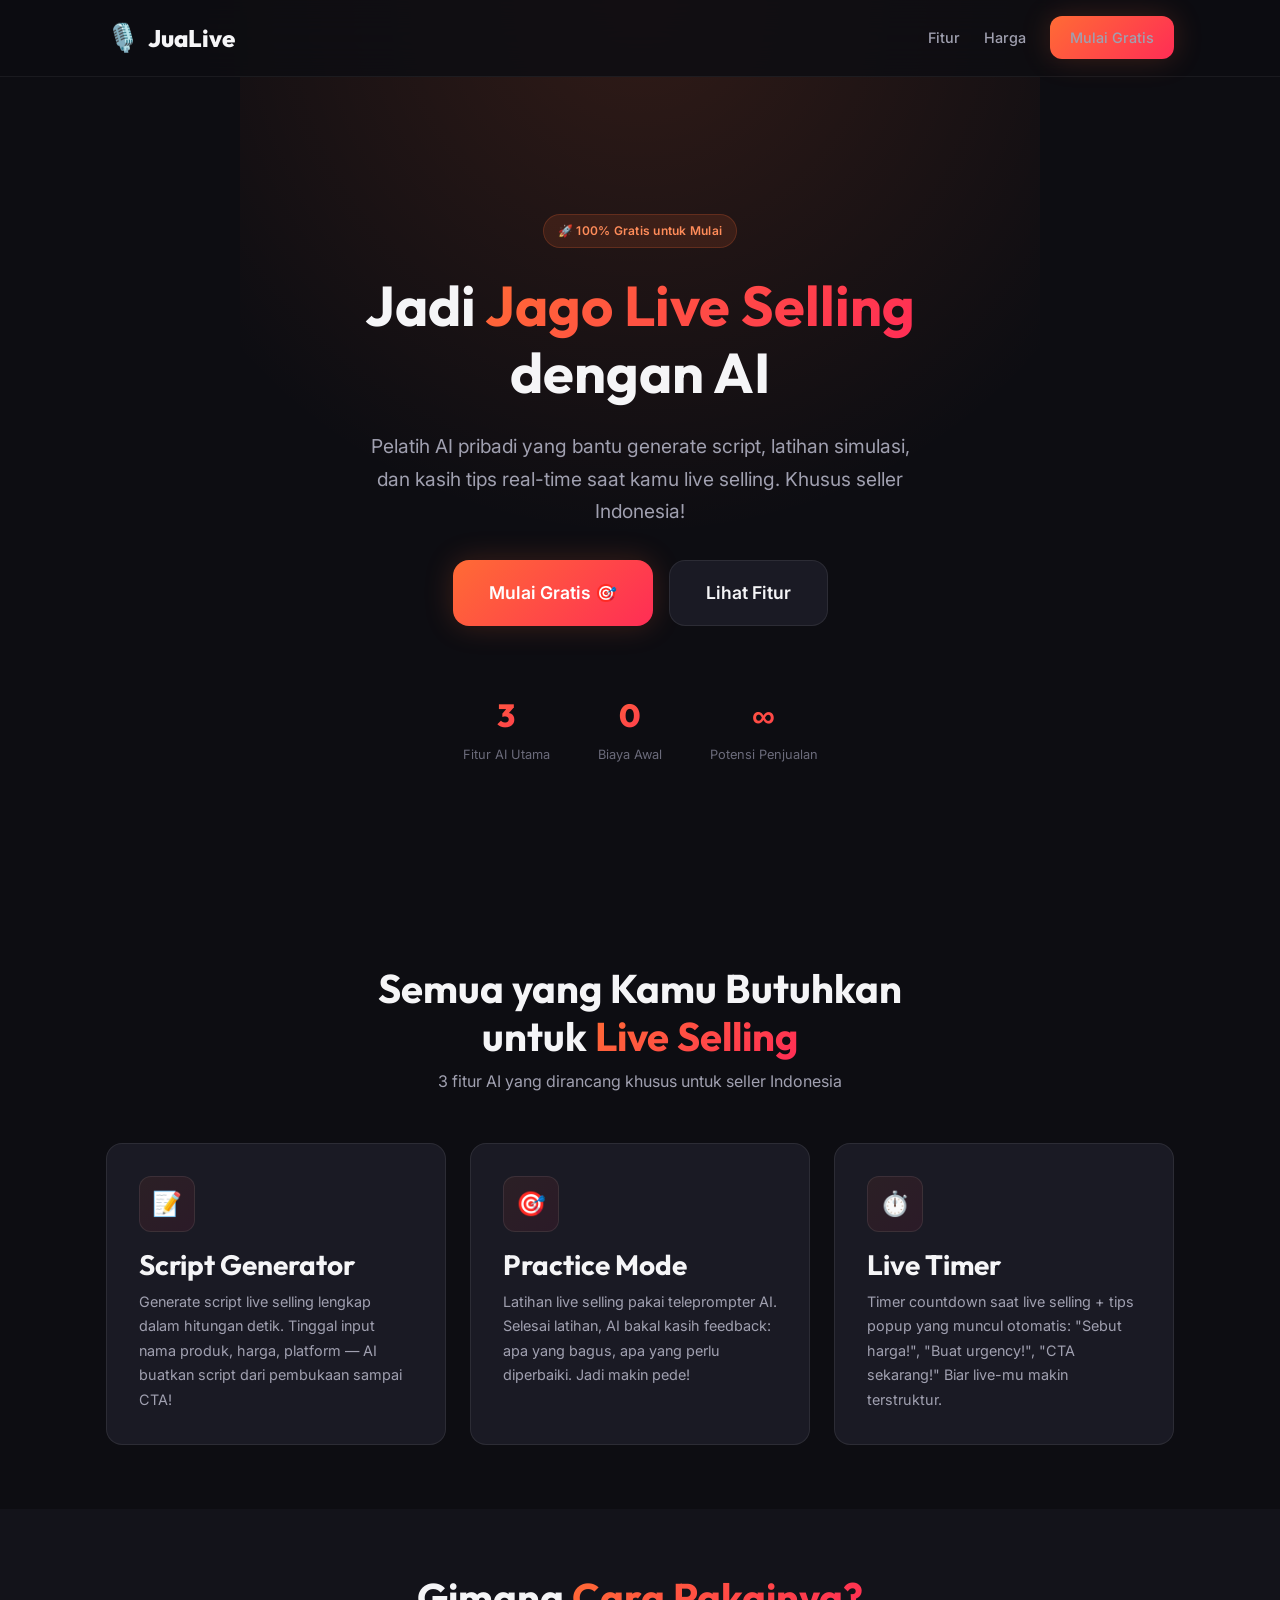
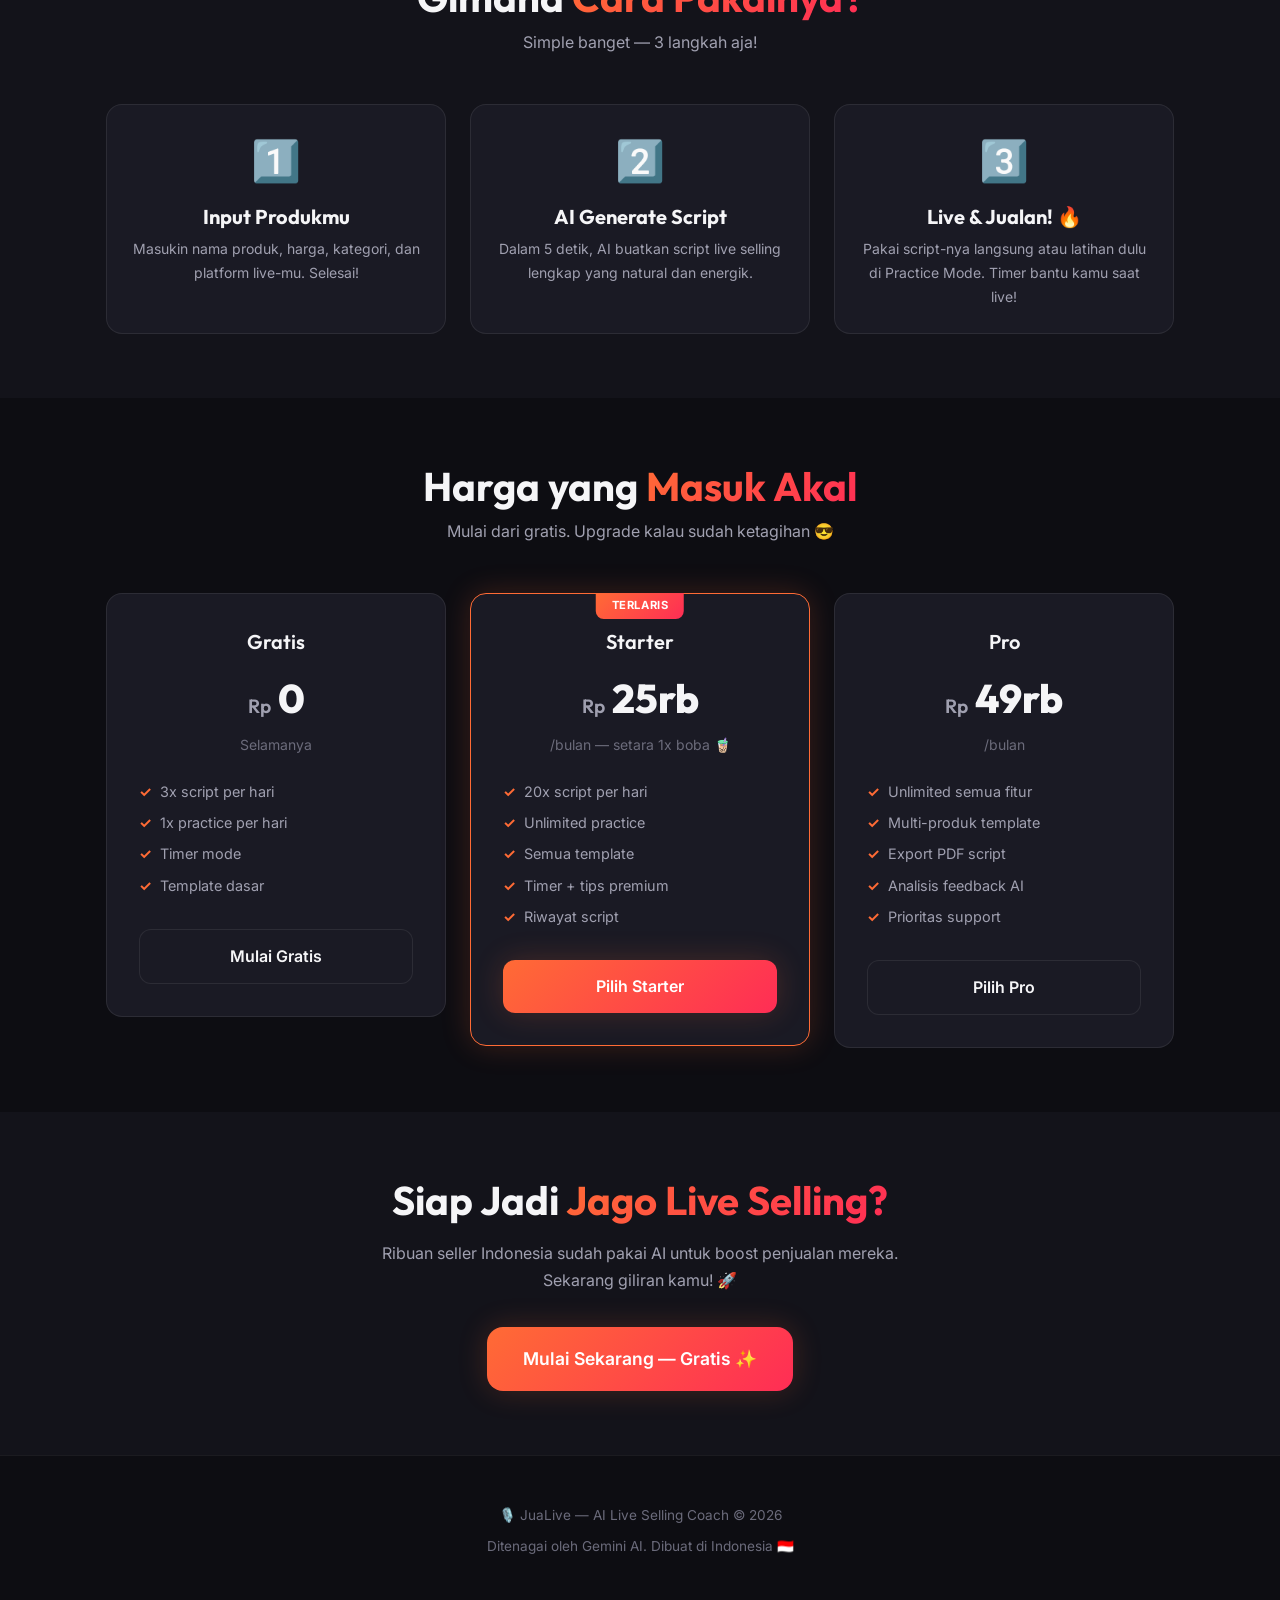
<file: index.html>
<!DOCTYPE html>
<html lang="id">
<head>
  <meta charset="UTF-8">
  <meta name="viewport" content="width=device-width, initial-scale=1.0">
  <meta name="description" content="JuaLive — AI Live Selling Coach. Jadi jago live selling dengan bantuan AI. Generate script, latihan simulasi, dan tips real-time. Gratis untuk pemula!">
  <meta name="theme-color" content="#FF6B35">
  <title>JuaLive — AI Live Selling Coach 🔥</title>
  <link rel="manifest" href="manifest.json">
  <link rel="icon" href="data:image/svg+xml,<svg xmlns='http://www.w3.org/2000/svg' viewBox='0 0 100 100'><text y='.9em' font-size='90'>🎙️</text></svg>">
  <link rel="stylesheet" href="css/style.css">
  <link rel="stylesheet" href="css/app.css">
</head>
<body>
  <!-- Navbar -->
  <nav class="navbar">
    <div class="container">
      <a href="index.html" class="navbar-logo">
        <span class="logo-icon">🎙️</span> JuaLive
      </a>
      <div class="navbar-links">
        <a href="#fitur" class="nav-text">Fitur</a>
        <a href="#harga" class="nav-text">Harga</a>
        <a href="app.html" class="btn btn-primary btn-sm">Mulai Gratis</a>
      </div>
    </div>
  </nav>

  <!-- Hero -->
  <section class="hero">
    <div class="container">
      <div class="hero-content">
        <div class="hero-badge">
          <span class="badge badge-brand">🚀 100% Gratis untuk Mulai</span>
        </div>
        <h1>Jadi <span class="text-gradient">Jago Live Selling</span> dengan AI</h1>
        <p class="hero-subtitle">
          Pelatih AI pribadi yang bantu generate script, latihan simulasi, dan kasih tips real-time saat kamu live selling. Khusus seller Indonesia!
        </p>
        <div class="hero-buttons">
          <a href="app.html" class="btn btn-primary btn-lg">Mulai Gratis 🎯</a>
          <a href="#fitur" class="btn btn-secondary btn-lg">Lihat Fitur</a>
        </div>
        <div class="hero-stats">
          <div class="hero-stat">
            <div class="hero-stat-number">3</div>
            <div class="hero-stat-label">Fitur AI Utama</div>
          </div>
          <div class="hero-stat">
            <div class="hero-stat-number">0</div>
            <div class="hero-stat-label">Biaya Awal</div>
          </div>
          <div class="hero-stat">
            <div class="hero-stat-number">∞</div>
            <div class="hero-stat-label">Potensi Penjualan</div>
          </div>
        </div>
      </div>
    </div>
  </section>

  <!-- Features -->
  <section class="section" id="fitur">
    <div class="container">
      <div class="section-header">
        <h2>Semua yang Kamu Butuhkan untuk <span class="text-gradient">Live Selling</span></h2>
        <p>3 fitur AI yang dirancang khusus untuk seller Indonesia</p>
      </div>
      <div class="features-grid">
        <div class="card feature-card">
          <div class="feature-icon">📝</div>
          <h3>Script Generator</h3>
          <p>Generate script live selling lengkap dalam hitungan detik. Tinggal input nama produk, harga, platform — AI buatkan script dari pembukaan sampai CTA!</p>
        </div>
        <div class="card feature-card">
          <div class="feature-icon">🎯</div>
          <h3>Practice Mode</h3>
          <p>Latihan live selling pakai teleprompter AI. Selesai latihan, AI bakal kasih feedback: apa yang bagus, apa yang perlu diperbaiki. Jadi makin pede!</p>
        </div>
        <div class="card feature-card">
          <div class="feature-icon">⏱️</div>
          <h3>Live Timer</h3>
          <p>Timer countdown saat live selling + tips popup yang muncul otomatis: "Sebut harga!", "Buat urgency!", "CTA sekarang!" Biar live-mu makin terstruktur.</p>
        </div>
      </div>
    </div>
  </section>

  <!-- How It Works -->
  <section class="section" style="background: var(--bg-secondary);">
    <div class="container">
      <div class="section-header">
        <h2>Gimana <span class="text-gradient">Cara Pakainya?</span></h2>
        <p>Simple banget — 3 langkah aja!</p>
      </div>
      <div class="features-grid">
        <div class="card" style="text-align: center;">
          <div style="font-size: 2.5rem; margin-bottom: 12px;">1️⃣</div>
          <h4>Input Produkmu</h4>
          <p class="text-sm" style="margin-top: 8px;">Masukin nama produk, harga, kategori, dan platform live-mu. Selesai!</p>
        </div>
        <div class="card" style="text-align: center;">
          <div style="font-size: 2.5rem; margin-bottom: 12px;">2️⃣</div>
          <h4>AI Generate Script</h4>
          <p class="text-sm" style="margin-top: 8px;">Dalam 5 detik, AI buatkan script live selling lengkap yang natural dan energik.</p>
        </div>
        <div class="card" style="text-align: center;">
          <div style="font-size: 2.5rem; margin-bottom: 12px;">3️⃣</div>
          <h4>Live & Jualan! 🔥</h4>
          <p class="text-sm" style="margin-top: 8px;">Pakai script-nya langsung atau latihan dulu di Practice Mode. Timer bantu kamu saat live!</p>
        </div>
      </div>
    </div>
  </section>

  <!-- Pricing -->
  <section class="section" id="harga">
    <div class="container">
      <div class="section-header">
        <h2>Harga yang <span class="text-gradient">Masuk Akal</span></h2>
        <p>Mulai dari gratis. Upgrade kalau sudah ketagihan 😎</p>
      </div>
      <div class="pricing-grid">
        <div class="card pricing-card">
          <div class="pricing-name">Gratis</div>
          <div class="pricing-price"><span class="currency">Rp</span> 0</div>
          <div class="pricing-period">Selamanya</div>
          <ul class="pricing-features">
            <li>3x script per hari</li>
            <li>1x practice per hari</li>
            <li>Timer mode</li>
            <li>Template dasar</li>
          </ul>
          <a href="app.html" class="btn btn-secondary btn-full">Mulai Gratis</a>
        </div>
        <div class="card pricing-card popular">
          <div class="pricing-name">Starter</div>
          <div class="pricing-price"><span class="currency">Rp</span> 25rb</div>
          <div class="pricing-period">/bulan — setara 1x boba 🧋</div>
          <ul class="pricing-features">
            <li>20x script per hari</li>
            <li>Unlimited practice</li>
            <li>Semua template</li>
            <li>Timer + tips premium</li>
            <li>Riwayat script</li>
          </ul>
          <a href="app.html" class="btn btn-primary btn-full">Pilih Starter</a>
        </div>
        <div class="card pricing-card">
          <div class="pricing-name">Pro</div>
          <div class="pricing-price"><span class="currency">Rp</span> 49rb</div>
          <div class="pricing-period">/bulan</div>
          <ul class="pricing-features">
            <li>Unlimited semua fitur</li>
            <li>Multi-produk template</li>
            <li>Export PDF script</li>
            <li>Analisis feedback AI</li>
            <li>Prioritas support</li>
          </ul>
          <a href="app.html" class="btn btn-secondary btn-full">Pilih Pro</a>
        </div>
      </div>
    </div>
  </section>

  <!-- CTA -->
  <section class="section" style="background: var(--bg-secondary);">
    <div class="container">
      <div style="text-align: center; max-width: 550px; margin: 0 auto;">
        <h2>Siap Jadi <span class="text-gradient">Jago Live Selling?</span></h2>
        <p style="margin-top: var(--space-md); margin-bottom: var(--space-xl);">
          Ribuan seller Indonesia sudah pakai AI untuk boost penjualan mereka. Sekarang giliran kamu! 🚀
        </p>
        <a href="app.html" class="btn btn-primary btn-lg">Mulai Sekarang — Gratis ✨</a>
      </div>
    </div>
  </section>

  <!-- Footer -->
  <footer class="footer">
    <div class="container">
      <p>🎙️ JuaLive — AI Live Selling Coach © 2026</p>
      <p style="margin-top: 8px;">Ditenagai oleh Gemini AI. Dibuat di Indonesia 🇮🇩</p>
    </div>
  </footer>
</body>
</html>
</file>
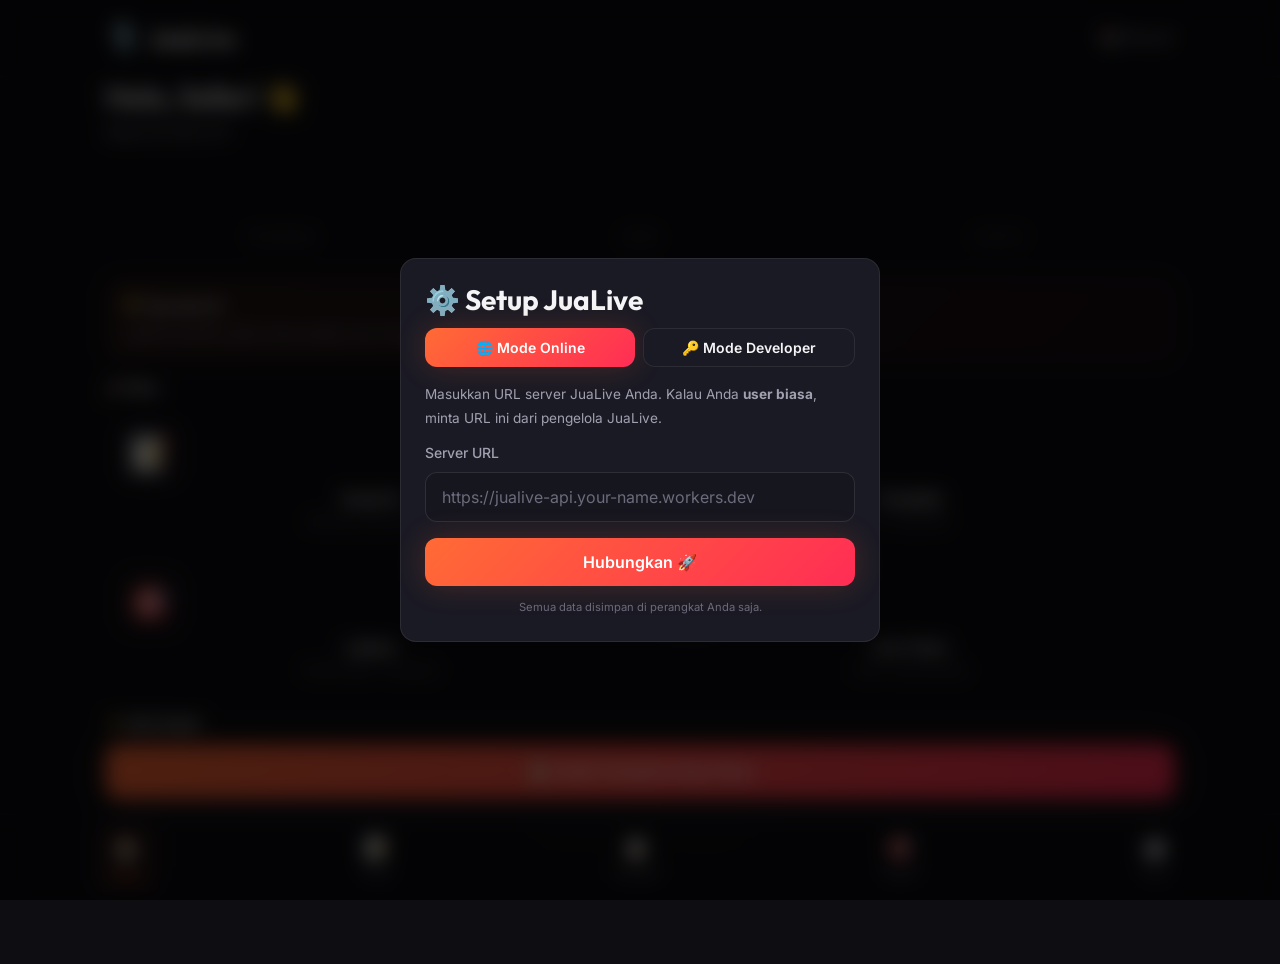
<file: app.html>
<!DOCTYPE html>
<html lang="id">
<head>
  <meta charset="UTF-8">
  <meta name="viewport" content="width=device-width, initial-scale=1.0, viewport-fit=cover">
  <meta name="theme-color" content="#FF6B35">
  <meta name="description" content="Dashboard JuaLive - AI Live Selling Coach untuk seller Indonesia">
  <title>JuaLive — Dashboard</title>
  <link rel="manifest" href="manifest.json">
  <link rel="icon" href="data:image/svg+xml,<svg xmlns='http://www.w3.org/2000/svg' viewBox='0 0 100 100'><text y='.9em' font-size='90'>🎙️</text></svg>">
  <link rel="stylesheet" href="css/style.css">
  <link rel="stylesheet" href="css/app.css">
  <style>
    .feature-grid { display: grid; grid-template-columns: 1fr 1fr; gap: 12px; margin-bottom: 20px; }
    .feature-card {
      background: var(--card-bg); border: 1px solid var(--border);
      border-radius: 16px; padding: 16px; text-align: center; cursor: pointer;
      transition: all 0.2s ease; text-decoration: none; color: inherit;
    }
    .feature-card:hover { border-color: var(--primary); transform: translateY(-2px); }
    .feature-icon { font-size: 2rem; margin-bottom: 6px; }
    .feature-name { font-weight: 700; font-size: 0.9rem; margin-bottom: 2px; }
    .feature-desc { font-size: 0.7rem; color: var(--text-tertiary); }
    .stat-row { display: grid; grid-template-columns: repeat(3, 1fr); gap: 10px; margin-bottom: 20px; }
    .stat-card { background: var(--card-bg); border-radius: 14px; padding: 14px; text-align: center; }
    .stat-num { font-size: 1.4rem; font-weight: 800; background: var(--gradient-primary); -webkit-background-clip: text; -webkit-text-fill-color: transparent; }
    .stat-label { font-size: 0.65rem; color: var(--text-tertiary); margin-top: 2px; }
    .quick-tip { background: linear-gradient(135deg, rgba(255,107,53,0.1) 0%, rgba(255,45,85,0.05) 100%); border: 1px solid rgba(255,107,53,0.15); border-radius: 16px; padding: 16px; margin-bottom: 20px; }
    .tip-title { font-weight: 700; font-size: 0.85rem; margin-bottom: 6px; }
    .tip-text { font-size: 0.8rem; color: var(--text-secondary); line-height: 1.5; }
  </style>
</head>
<body>
  <nav class="navbar">
    <div class="container">
      <a href="app.html" class="navbar-logo">
        <span class="logo-icon">🎙️</span> JuaLive
      </a>
      <div class="navbar-links">
        <a href="riwayat.html" style="color: var(--text-secondary); font-size: 0.85rem; text-decoration: none;">📚 Riwayat</a>
      </div>
    </div>
  </nav>

  <main class="app-page">
    <div class="container">
      <div class="app-header">
        <h1>Halo, Seller! 👋</h1>
        <p style="margin-top: 4px;">Siap live hari ini?</p>
      </div>

      <!-- Stats -->
      <div class="stat-row">
        <div class="stat-card">
          <div class="stat-num" id="stat-scripts">0</div>
          <div class="stat-label">Script Dibuat</div>
        </div>
        <div class="stat-card">
          <div class="stat-num" id="stat-practices">0</div>
          <div class="stat-label">Latihan</div>
        </div>
        <div class="stat-card">
          <div class="stat-num" id="stat-usage">0/3</div>
          <div class="stat-label">AI Hari Ini</div>
        </div>
      </div>

      <!-- Quick Tip -->
      <div class="quick-tip" id="daily-tip">
        <div class="tip-title">💡 Tips Hari Ini</div>
        <div class="tip-text" id="tip-text">Sapa viewers baru yang masuk dalam 3 detik pertama. Ini bikin mereka stay lebih lama di live kamu!</div>
      </div>

      <!-- Feature Grid -->
      <h3 style="font-size: 0.9rem; margin-bottom: 12px;">🚀 Fitur</h3>
      <div class="feature-grid">
        <a href="script.html" class="feature-card">
          <div class="feature-icon">📝</div>
          <div class="feature-name">Script AI</div>
          <div class="feature-desc">Generate script custom</div>
        </a>
        <a href="templates.html" class="feature-card">
          <div class="feature-icon">📋</div>
          <div class="feature-name">Template</div>
          <div class="feature-desc">12+ siap pakai</div>
        </a>
        <a href="practice.html" class="feature-card">
          <div class="feature-icon">🎯</div>
          <div class="feature-name">Latihan</div>
          <div class="feature-desc">Teleprompter + feedback</div>
        </a>
        <a href="timer.html" class="feature-card">
          <div class="feature-icon">⏱️</div>
          <div class="feature-name">Live Timer</div>
          <div class="feature-desc">Timer + tips otomatis</div>
        </a>
      </div>

      <!-- Quick Actions -->
      <h3 style="font-size: 0.9rem; margin-bottom: 12px;">⚡ Aksi Cepat</h3>
      <a href="templates.html" class="btn btn-primary btn-full" style="margin-bottom: 10px; text-decoration: none; display: flex; align-items: center; justify-content: center;">
        📋 Ambil Template Siap Pakai
      </a>
      <a href="script.html" class="btn btn-secondary btn-full" style="margin-bottom: 10px; text-decoration: none; display: flex; align-items: center; justify-content: center;">
        ✨ Buat Script Baru dengan AI
      </a>
    </div>
  </main>

  <!-- Bottom Nav -->
  <nav class="bottom-nav">
    <div class="bottom-nav-items">
      <a href="app.html" class="bottom-nav-item active">
        <span class="nav-icon">🏠</span>Home
      </a>
      <a href="script.html" class="bottom-nav-item">
        <span class="nav-icon">📝</span>Script
      </a>
      <a href="templates.html" class="bottom-nav-item">
        <span class="nav-icon">📋</span>Template
      </a>
      <a href="practice.html" class="bottom-nav-item">
        <span class="nav-icon">🎯</span>Latihan
      </a>
      <a href="timer.html" class="bottom-nav-item">
        <span class="nav-icon">⏱️</span>Timer
      </a>
    </div>
  </nav>

  <script src="js/storage.js"></script>
  <script src="js/gemini.js"></script>
  <script src="js/app.js"></script>
  <script>
    document.addEventListener('DOMContentLoaded', () => {
      App.updateStats();

      // Daily tips rotation
      const tips = [
        "Sapa viewers baru yang masuk dalam 3 detik pertama. Ini bikin mereka stay lebih lama!",
        "Sebutkan harga produk minimal 3x selama live. Banyak viewers yang baru masuk belum dengar!",
        "Buat urgency: 'Stok tinggal 5!' — ini bikin checkout rate naik sampai 3x!",
        "Mulai live 15 menit sebelum jam ramai. Biar pas viewers banyak, kamu udah warm up!",
        "Jawab komentar sebut nama viewers-nya. Personal touch bikin mereka lebih loyal!",
        "Tunjukkan produk dari berbagai angle. Viewers online butuh lebih banyak visual!",
        "Ceritakan kisah di balik produk. Storytelling bikin emotional connection!",
        "Pake background yang rapi & terang. First impression menentukan viewers stay atau pergi!",
        "Minta viewers like & share. Engagement boost = lebih banyak viewers masuk!",
        "Latihan sebelum live! 5 menit rehearsal bisa ningkatin kepercayaan diri 80%!"
      ];
      const todayIdx = new Date().getDate() % tips.length;
      const tipEl = document.getElementById('tip-text');
      if (tipEl) tipEl.textContent = tips[todayIdx];
    });
  </script>
</body>
</html>
</file>
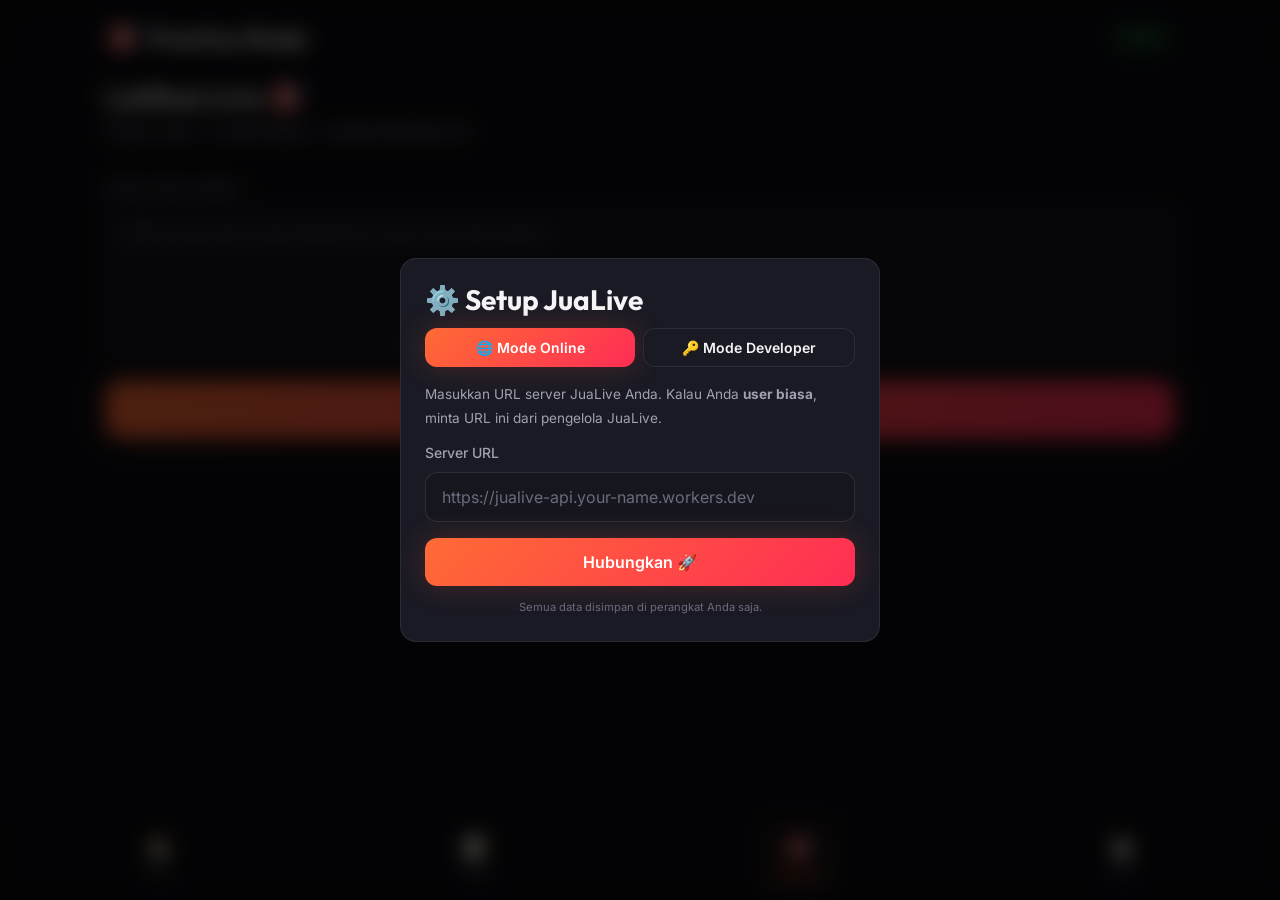
<file: practice.html>
<!DOCTYPE html>
<html lang="id">
<head>
  <meta charset="UTF-8">
  <meta name="viewport" content="width=device-width, initial-scale=1.0, viewport-fit=cover">
  <meta name="theme-color" content="#FF6B35">
  <title>Practice Mode — JuaLive</title>
  <link rel="manifest" href="manifest.json">
  <link rel="icon" href="data:image/svg+xml,<svg xmlns='http://www.w3.org/2000/svg' viewBox='0 0 100 100'><text y='.9em' font-size='90'>🎯</text></svg>">
  <link rel="stylesheet" href="css/style.css">
  <link rel="stylesheet" href="css/app.css">
</head>
<body>
  <nav class="navbar">
    <div class="container">
      <a href="app.html" class="navbar-logo">
        <span class="logo-icon">🎯</span> Practice Mode
      </a>
      <div class="navbar-links">
        <span class="badge badge-success" id="practice-timer">00:00</span>
      </div>
    </div>
  </nav>

  <main class="app-page">
    <div class="container">
      <div class="app-header">
        <h1>Latihan Live 🎯</h1>
        <p style="margin-top: 4px;">Paste script → mulai latihan → dapat feedback AI</p>
      </div>

      <!-- Script Input -->
      <div class="form-group mb-lg">
        <label class="form-label">Script untuk Latihan</label>
        <textarea id="practice-script" class="form-textarea" rows="6" placeholder="Paste script dari Script Generator di sini, atau tulis sendiri..."></textarea>
      </div>

      <!-- Controls -->
      <div class="flex gap-md" style="margin-bottom: var(--space-lg);">
        <button id="practice-start" class="btn btn-primary btn-lg btn-full">
          🎬 Mulai Latihan
        </button>
        <button id="practice-stop" class="btn btn-secondary btn-lg btn-full hidden" style="background: var(--secondary); color: white; border: none;">
          ⏹️ Selesai
        </button>
      </div>

      <!-- Teleprompter -->
      <div id="teleprompter" class="teleprompter hidden" style="margin-bottom: var(--space-lg);">
        <!-- Lines will be rendered here -->
      </div>

      <!-- Feedback -->
      <button id="feedback-btn" class="btn btn-secondary btn-full hidden" style="margin-bottom: var(--space-md);">
        🤖 Minta Feedback AI
      </button>
      <div id="practice-feedback" class="output-box hidden" style="white-space: pre-wrap;">
        <!-- Feedback will appear here -->
      </div>
    </div>
  </main>

  <!-- Bottom Nav -->
  <nav class="bottom-nav">
    <div class="bottom-nav-items">
      <a href="app.html" class="bottom-nav-item">
        <span class="nav-icon">🏠</span>Home
      </a>
      <a href="script.html" class="bottom-nav-item">
        <span class="nav-icon">📝</span>Script
      </a>
      <a href="practice.html" class="bottom-nav-item active">
        <span class="nav-icon">🎯</span>Practice
      </a>
      <a href="timer.html" class="bottom-nav-item">
        <span class="nav-icon">⏱️</span>Timer
      </a>
    </div>
  </nav>

  <script src="js/storage.js"></script>
  <script src="js/gemini.js"></script>
  <script src="js/app.js"></script>
  <script src="js/practice.js"></script>
</body>
</html>
</file>
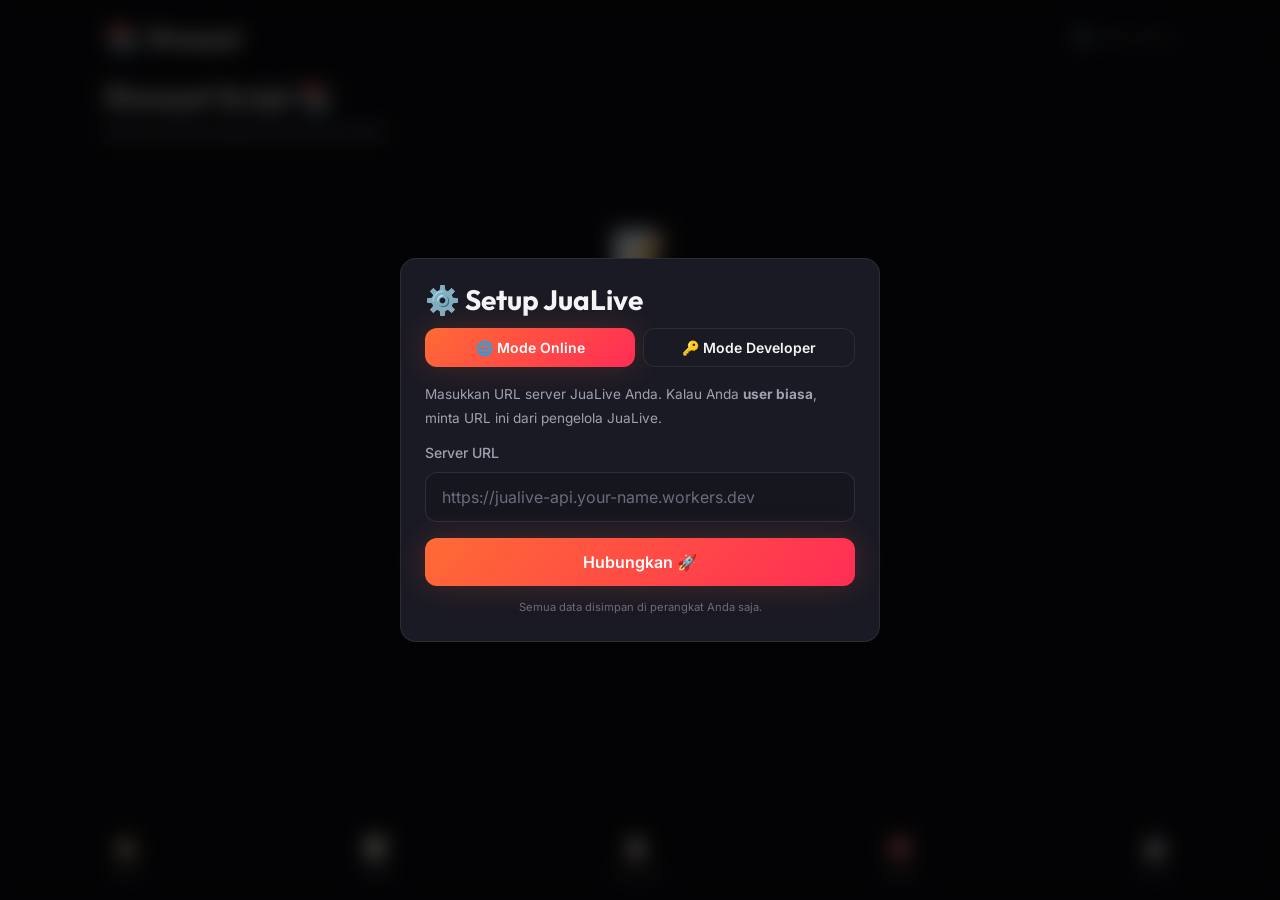
<file: riwayat.html>
<!DOCTYPE html>
<html lang="id">
<head>
  <meta charset="UTF-8">
  <meta name="viewport" content="width=device-width, initial-scale=1.0, viewport-fit=cover">
  <meta name="theme-color" content="#FF6B35">
  <title>Riwayat — JuaLive</title>
  <link rel="manifest" href="manifest.json">
  <link rel="icon" href="data:image/svg+xml,<svg xmlns='http://www.w3.org/2000/svg' viewBox='0 0 100 100'><text y='.9em' font-size='90'>📚</text></svg>">
  <link rel="stylesheet" href="css/style.css">
  <link rel="stylesheet" href="css/app.css">
  <style>
    .history-card {
      background: var(--card-bg); border: 1px solid var(--border);
      border-radius: 16px; padding: 16px; margin-bottom: 12px;
      cursor: pointer; transition: all 0.2s ease;
    }
    .history-card:hover { border-color: var(--primary); }
    .history-meta { font-size: 0.72rem; color: var(--text-tertiary); margin-bottom: 6px; display: flex; justify-content: space-between; }
    .history-product { font-weight: 700; font-size: 0.95rem; margin-bottom: 4px; }
    .history-preview { font-size: 0.8rem; color: var(--text-secondary); display: -webkit-box; -webkit-line-clamp: 2; -webkit-box-orient: vertical; overflow: hidden; }
    .history-detail { display: none; }
    .history-detail.show { display: block; }
    .history-script-box {
      background: var(--bg-secondary); border: 1px solid var(--border);
      border-radius: 14px; padding: 16px; white-space: pre-wrap;
      font-size: 0.85rem; line-height: 1.7; color: var(--text-secondary);
      max-height: 50vh; overflow-y: auto; margin: 12px 0;
    }
    .empty-state { text-align: center; padding: 40px 20px; color: var(--text-tertiary); }
    .empty-state .empty-icon { font-size: 3rem; margin-bottom: 12px; }
  </style>
</head>
<body>
  <nav class="navbar">
    <div class="container">
      <a href="app.html" class="navbar-logo">
        <span class="logo-icon">📚</span> Riwayat
      </a>
      <button onclick="History.clearAll()" style="background:none;border:none;color:var(--text-tertiary);font-size:0.8rem;cursor:pointer;">🗑️ Hapus Semua</button>
    </div>
  </nav>

  <main class="app-page">
    <div class="container">
      <div class="app-header">
        <h1>Riwayat Script 📚</h1>
        <p style="margin-top: 4px;">Semua script yang pernah kamu buat</p>
      </div>

      <!-- List -->
      <div id="history-list"></div>

      <!-- Detail -->
      <div id="history-detail" class="history-detail">
        <div class="card" style="position: relative;">
          <button onclick="History.closeDetail()" style="position:absolute;right:12px;top:12px;background:none;border:none;color:var(--text-secondary);font-size:1.3rem;cursor:pointer;">✕</button>
          <h3 id="hd-title" style="margin-bottom: 4px;"></h3>
          <p id="hd-meta" style="font-size: 0.75rem; color: var(--text-tertiary); margin-bottom: 12px;"></p>
          <div id="hd-script" class="history-script-box"></div>
          <div class="flex gap-md">
            <button class="btn btn-primary btn-full" onclick="History.copyScript()">📋 Copy</button>
            <button class="btn btn-secondary" onclick="History.shareScript()" style="flex-shrink:0;">📤</button>
            <button class="btn btn-secondary" onclick="History.usePractice()" style="flex-shrink:0;">🎯</button>
          </div>
        </div>
      </div>
    </div>
  </main>

  <!-- Bottom Nav -->
  <nav class="bottom-nav">
    <div class="bottom-nav-items">
      <a href="app.html" class="bottom-nav-item">
        <span class="nav-icon">🏠</span>Home
      </a>
      <a href="script.html" class="bottom-nav-item">
        <span class="nav-icon">📝</span>Script
      </a>
      <a href="templates.html" class="bottom-nav-item">
        <span class="nav-icon">📋</span>Template
      </a>
      <a href="practice.html" class="bottom-nav-item">
        <span class="nav-icon">🎯</span>Latihan
      </a>
      <a href="timer.html" class="bottom-nav-item">
        <span class="nav-icon">⏱️</span>Timer
      </a>
    </div>
  </nav>

  <script src="js/storage.js"></script>
  <script src="js/gemini.js"></script>
  <script src="js/app.js"></script>
  <script>
    const History = {
      currentScript: '',

      init() { this.render(); },

      render() {
        const scripts = JuaLiveStorage.getScripts();
        const list = document.getElementById('history-list');

        if (scripts.length === 0) {
          list.innerHTML = `
            <div class="empty-state">
              <div class="empty-icon">📝</div>
              <p>Belum ada riwayat script</p>
              <p style="font-size:0.8rem;margin-top:8px;">Generate script pertamamu di <a href="script.html" style="color:var(--primary);">Script Generator</a> atau ambil dari <a href="templates.html" style="color:var(--primary);">Template</a></p>
            </div>`;
          return;
        }

        list.innerHTML = scripts.map((s, i) => {
          const date = new Date(s.timestamp || Date.now()).toLocaleDateString('id-ID', { day: 'numeric', month: 'short', hour: '2-digit', minute: '2-digit' });
          const preview = (s.script || '').substring(0, 100) + '...';
          return `
            <div class="history-card" onclick="History.showDetail(${i})">
              <div class="history-meta">
                <span>${s.platform || 'TikTok'}</span>
                <span>${date}</span>
              </div>
              <div class="history-product">${s.product || 'Script'}</div>
              <div class="history-preview">${preview}</div>
            </div>`;
        }).join('');
      },

      showDetail(index) {
        const scripts = JuaLiveStorage.getScripts();
        const s = scripts[index];
        if (!s) return;

        this.currentScript = s.script;
        document.getElementById('hd-title').textContent = s.product || 'Script';
        document.getElementById('hd-meta').textContent = `${s.platform || 'TikTok'} • ${new Date(s.timestamp || Date.now()).toLocaleDateString('id-ID')}`;
        document.getElementById('hd-script').textContent = s.script;
        document.getElementById('history-detail').classList.add('show');
        document.getElementById('history-list').style.display = 'none';
        window.scrollTo({ top: 0, behavior: 'smooth' });
      },

      closeDetail() {
        document.getElementById('history-detail').classList.remove('show');
        document.getElementById('history-list').style.display = 'block';
      },

      copyScript() { App.copyText(this.currentScript); },
      shareScript() { App.shareWhatsApp(this.currentScript); },
      usePractice() {
        localStorage.setItem('practice_script', this.currentScript);
        window.location.href = 'practice.html';
      },
      clearAll() {
        if (confirm('Hapus semua riwayat script?')) {
          localStorage.removeItem('jualive_scripts');
          this.render();
          App.showToast('Riwayat dihapus! 🗑️');
        }
      }
    };
    document.addEventListener('DOMContentLoaded', () => History.init());
  </script>
</body>
</html>
</file>
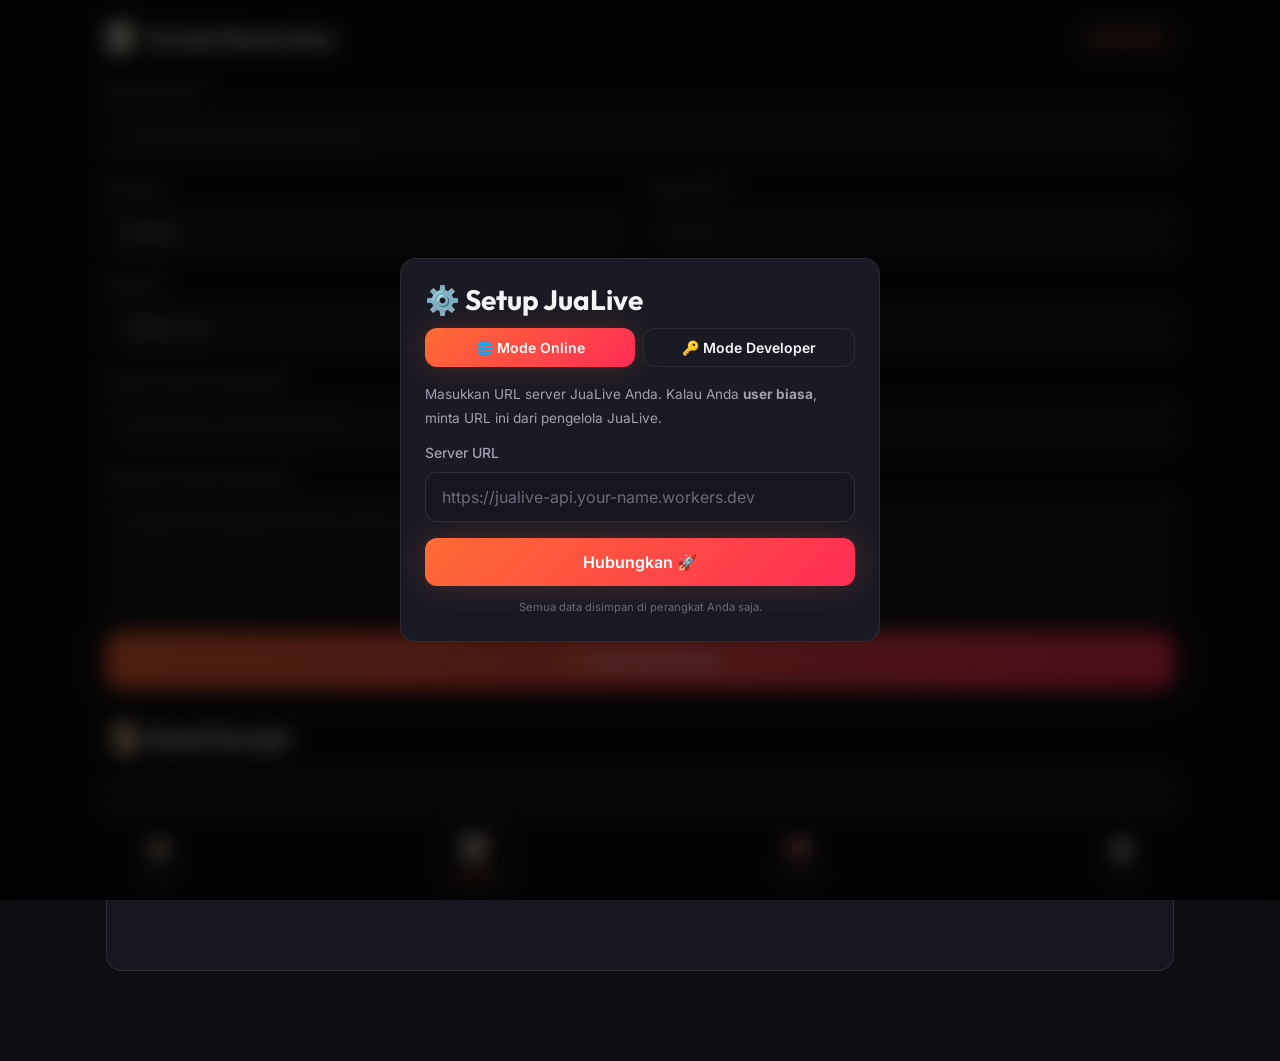
<file: script.html>
<!DOCTYPE html>
<html lang="id">
<head>
  <meta charset="UTF-8">
  <meta name="viewport" content="width=device-width, initial-scale=1.0, viewport-fit=cover">
  <meta name="theme-color" content="#FF6B35">
  <title>Script Generator — JuaLive</title>
  <link rel="manifest" href="manifest.json">
  <link rel="icon" href="data:image/svg+xml,<svg xmlns='http://www.w3.org/2000/svg' viewBox='0 0 100 100'><text y='.9em' font-size='90'>📝</text></svg>">
  <link rel="stylesheet" href="css/style.css">
  <link rel="stylesheet" href="css/app.css">
</head>
<body>
  <nav class="navbar">
    <div class="container">
      <a href="app.html" class="navbar-logo">
        <span class="logo-icon">📝</span> Script Generator
      </a>
      <div class="navbar-links">
        <span class="badge badge-brand" id="usage-counter">0/3 hari ini</span>
      </div>
    </div>
  </nav>

  <main class="app-page">
    <div class="container">
      <form id="script-form" class="flex-col gap-md">
        <div class="form-group">
          <label class="form-label">Nama Produk *</label>
          <input type="text" id="product-name" class="form-input" placeholder="Contoh: Serum Glow White 30ml" required>
        </div>

        <div style="display: grid; grid-template-columns: 1fr 1fr; gap: var(--space-md);">
          <div class="form-group">
            <label class="form-label">Kategori</label>
            <select id="product-category" class="form-select">
              <option value="Fashion">Fashion</option>
              <option value="Skincare & Beauty">Skincare & Beauty</option>
              <option value="Makanan & Minuman">Makanan & Minuman</option>
              <option value="Elektronik & Gadget">Elektronik & Gadget</option>
              <option value="Rumah Tangga">Rumah Tangga</option>
              <option value="Kesehatan">Kesehatan</option>
              <option value="Hobi & Mainan">Hobi & Mainan</option>
              <option value="Lainnya">Lainnya</option>
            </select>
          </div>
          <div class="form-group">
            <label class="form-label">Harga (Rp) *</label>
            <input type="text" id="product-price" class="form-input" placeholder="99.000" required>
          </div>
        </div>

        <div style="display: grid; grid-template-columns: 1fr 1fr; gap: var(--space-md);">
          <div class="form-group">
            <label class="form-label">Platform</label>
            <select id="platform" class="form-select">
              <option value="TikTok Live">TikTok Live</option>
              <option value="Shopee Live">Shopee Live</option>
              <option value="Instagram Live">Instagram Live</option>
              <option value="Facebook Live">Facebook Live</option>
            </select>
          </div>
          <div class="form-group">
            <label class="form-label">Tone/Gaya</label>
            <select id="tone" class="form-select">
              <option value="Energik & Fun">Energik & Fun</option>
              <option value="Santai & Friendly">Santai & Friendly</option>
              <option value="Profesional">Profesional</option>
              <option value="Mewah & Eksklusif">Mewah & Eksklusif</option>
              <option value="FOMO & Urgency">FOMO & Urgency</option>
            </select>
          </div>
        </div>

        <div class="form-group">
          <label class="form-label">Target Audience (opsional)</label>
          <input type="text" id="audience" class="form-input" placeholder="Contoh: Ibu muda 25-35 tahun">
        </div>

        <div class="form-group">
          <label class="form-label">Deskripsi Produk (opsional)</label>
          <textarea id="product-desc" class="form-textarea" placeholder="Jelaskan keunggulan produk, bahan, ukuran, dll..." rows="3"></textarea>
        </div>

        <button type="submit" id="generate-btn" class="btn btn-primary btn-lg btn-full">
          ✨ Generate Script
        </button>
      </form>

      <!-- Output -->
      <div style="margin-top: var(--space-xl);">
        <h3 style="margin-bottom: var(--space-md);">📜 Hasil Script</h3>
        <div id="script-output" class="output-box empty">
          Script live selling kamu akan muncul di sini...
        </div>
        <div id="output-actions" class="output-actions hidden">
          <button id="copy-btn" class="btn btn-secondary btn-sm">📋 Copy</button>
          <button id="share-btn" class="btn btn-secondary btn-sm">📱 Share WA</button>
        </div>
      </div>
    </div>
  </main>

  <!-- Bottom Nav -->
  <nav class="bottom-nav">
    <div class="bottom-nav-items">
      <a href="app.html" class="bottom-nav-item">
        <span class="nav-icon">🏠</span>Home
      </a>
      <a href="script.html" class="bottom-nav-item active">
        <span class="nav-icon">📝</span>Script
      </a>
      <a href="practice.html" class="bottom-nav-item">
        <span class="nav-icon">🎯</span>Practice
      </a>
      <a href="timer.html" class="bottom-nav-item">
        <span class="nav-icon">⏱️</span>Timer
      </a>
    </div>
  </nav>

  <script src="js/storage.js"></script>
  <script src="js/gemini.js"></script>
  <script src="js/app.js"></script>
  <script src="js/script-gen.js"></script>
</body>
</html>
</file>
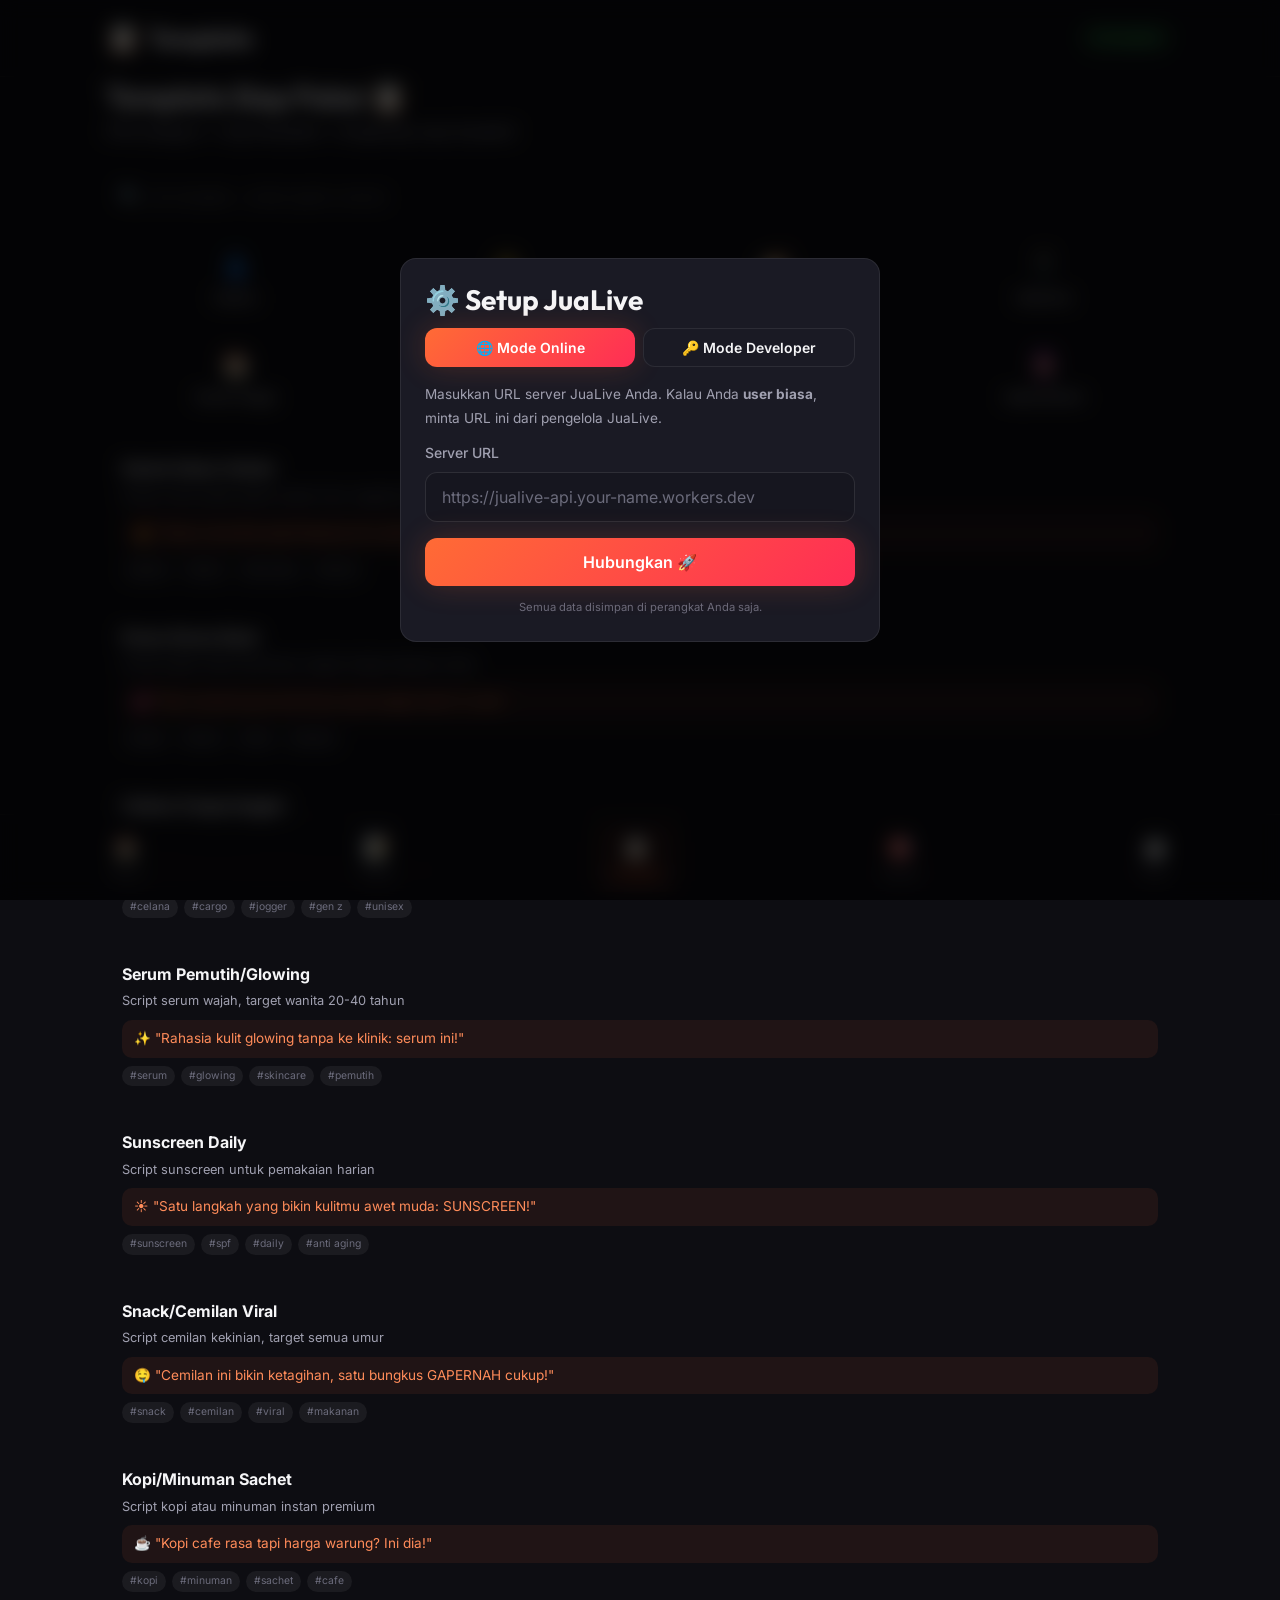
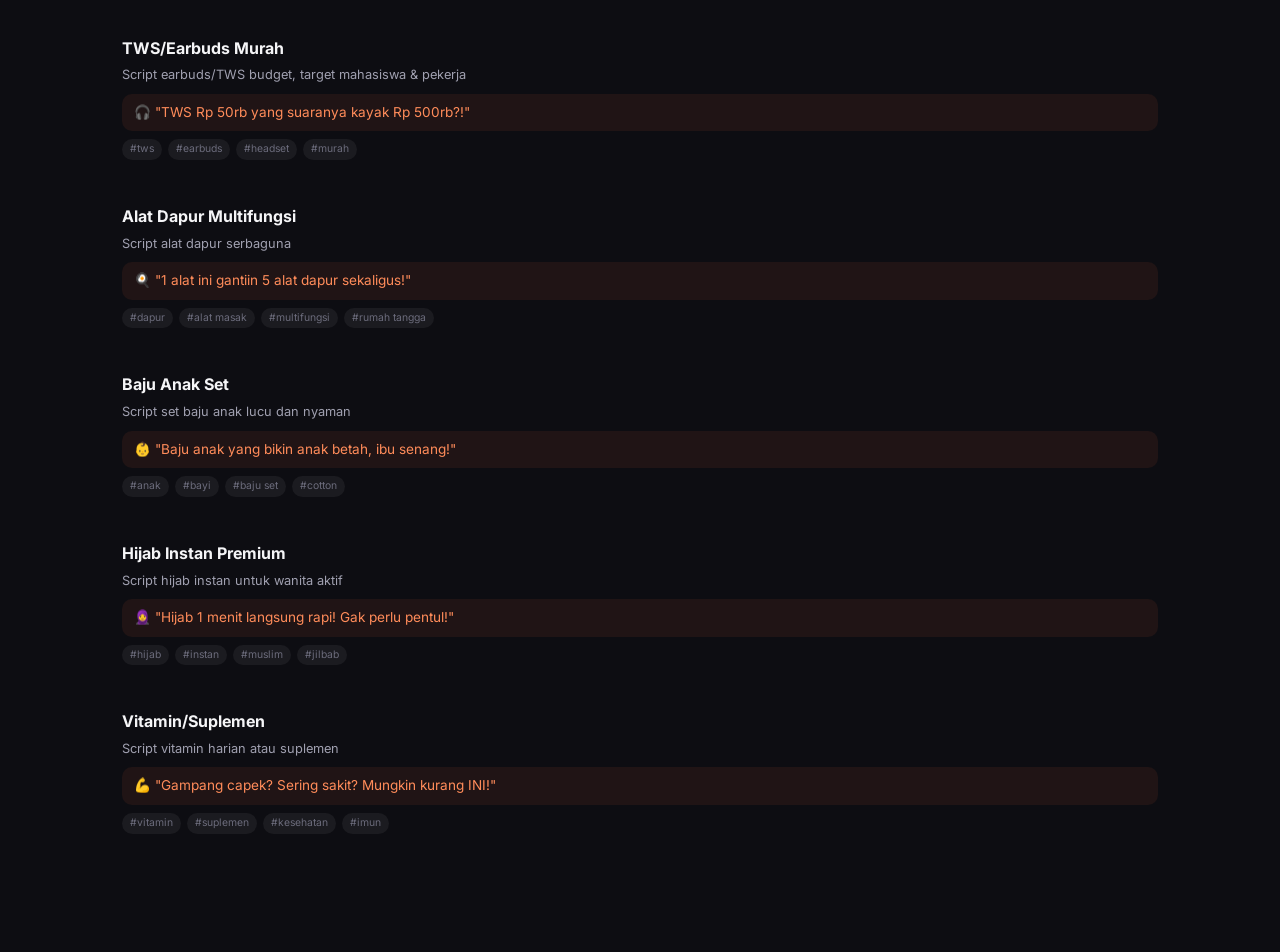
<file: templates.html>
<!DOCTYPE html>
<html lang="id">
<head>
  <meta charset="UTF-8">
  <meta name="viewport" content="width=device-width, initial-scale=1.0, viewport-fit=cover">
  <meta name="theme-color" content="#FF6B35">
  <title>Template Siap Pakai — JuaLive</title>
  <link rel="manifest" href="manifest.json">
  <link rel="icon" href="data:image/svg+xml,<svg xmlns='http://www.w3.org/2000/svg' viewBox='0 0 100 100'><text y='.9em' font-size='90'>📋</text></svg>">
  <link rel="stylesheet" href="css/style.css">
  <link rel="stylesheet" href="css/app.css">
  <style>
    .cat-grid { display: grid; grid-template-columns: repeat(4, 1fr); gap: 10px; margin-bottom: 20px; }
    .cat-chip {
      display: flex; flex-direction: column; align-items: center; gap: 4px;
      padding: 12px 6px; border-radius: 14px; cursor: pointer;
      background: var(--card-bg); border: 2px solid transparent;
      transition: all 0.2s ease; font-size: 0.72rem; text-align: center;
    }
    .cat-chip:hover, .cat-chip.active { border-color: var(--primary); background: rgba(255,107,53,0.1); transform: scale(1.03); }
    .cat-chip .cat-icon { font-size: 1.5rem; }
    .template-card {
      background: var(--card-bg); border: 1px solid var(--border);
      border-radius: 16px; padding: 16px; margin-bottom: 12px;
      cursor: pointer; transition: all 0.2s ease;
    }
    .template-card:hover { border-color: var(--primary); transform: translateY(-2px); }
    .template-title { font-weight: 700; font-size: 1rem; margin-bottom: 4px; }
    .template-desc { font-size: 0.8rem; color: var(--text-secondary); margin-bottom: 8px; }
    .template-hook { font-size: 0.85rem; padding: 8px 12px; background: rgba(255,107,53,0.08); border-radius: 10px; color: var(--primary-light); }
    .template-tags { display: flex; gap: 6px; flex-wrap: wrap; margin-top: 8px; }
    .template-tag { font-size: 0.65rem; padding: 2px 8px; border-radius: 20px; background: rgba(255,255,255,0.06); color: var(--text-tertiary); }
    .template-detail { display: none; }
    .template-detail.show { display: block; }
    .template-script-box {
      background: var(--bg-secondary); border: 1px solid var(--border);
      border-radius: 14px; padding: 16px; white-space: pre-wrap;
      font-size: 0.85rem; line-height: 1.7; color: var(--text-secondary);
      max-height: 400px; overflow-y: auto; margin: 12px 0;
    }
    .search-box {
      position: relative; margin-bottom: 16px;
    }
    .search-box input {
      width: 100%; padding: 12px 16px 12px 40px; border-radius: 14px;
      background: var(--card-bg); border: 1px solid var(--border);
      color: var(--text-primary); font-size: 0.9rem;
    }
    .search-box input:focus { border-color: var(--primary); outline: none; }
    .search-box::before { content: '🔍'; position: absolute; left: 14px; top: 50%; transform: translateY(-50%); font-size: 1rem; }
  </style>
</head>
<body>
  <nav class="navbar">
    <div class="container">
      <a href="app.html" class="navbar-logo">
        <span class="logo-icon">📋</span> Template
      </a>
      <div class="navbar-links">
        <span class="badge badge-success" id="template-count">12 template</span>
      </div>
    </div>
  </nav>

  <main class="app-page">
    <div class="container">
      <div class="app-header">
        <h1>Template Siap Pakai 📋</h1>
        <p style="margin-top: 4px;">Pilih kategori → tap template → langsung copy & pakai!</p>
      </div>

      <!-- Search -->
      <div class="search-box">
        <input type="text" id="search-input" placeholder="Cari template... (misal: gamis, serum)" autocomplete="off">
      </div>

      <!-- Categories -->
      <div class="cat-grid" id="cat-grid">
        <!-- Rendered by JS -->
      </div>

      <!-- Templates List -->
      <div id="templates-list">
        <!-- Rendered by JS -->
      </div>

      <!-- Template Detail (popup/expanded) -->
      <div id="template-detail" class="template-detail">
        <div class="card" style="position: relative;">
          <button onclick="Templates.closeDetail()" style="position:absolute;right:12px;top:12px;background:none;border:none;color:var(--text-secondary);font-size:1.3rem;cursor:pointer;">✕</button>
          <h3 id="detail-title" style="margin-bottom: 4px;"></h3>
          <p id="detail-desc" style="font-size: 0.8rem; color: var(--text-tertiary); margin-bottom: 12px;"></p>
          <div id="detail-script" class="template-script-box"></div>
          <div class="flex gap-md">
            <button class="btn btn-primary btn-full" onclick="Templates.copyScript()">📋 Copy Script</button>
            <button class="btn btn-secondary" onclick="Templates.shareScript()" style="flex-shrink:0;">📤</button>
          </div>
        </div>
      </div>
    </div>
  </main>

  <!-- Bottom Nav -->
  <nav class="bottom-nav">
    <div class="bottom-nav-items">
      <a href="app.html" class="bottom-nav-item">
        <span class="nav-icon">🏠</span>Home
      </a>
      <a href="script.html" class="bottom-nav-item">
        <span class="nav-icon">📝</span>Script
      </a>
      <a href="templates.html" class="bottom-nav-item active">
        <span class="nav-icon">📋</span>Template
      </a>
      <a href="practice.html" class="bottom-nav-item">
        <span class="nav-icon">🎯</span>Latihan
      </a>
      <a href="timer.html" class="bottom-nav-item">
        <span class="nav-icon">⏱️</span>Timer
      </a>
    </div>
  </nav>

  <script src="js/storage.js"></script>
  <script src="js/gemini.js"></script>
  <script src="js/app.js"></script>
  <script src="js/templates-data.js"></script>
  <script>
    const Templates = {
      activeCategory: null,
      currentScript: '',

      init() {
        this.renderCategories();
        this.renderAll();

        document.getElementById('search-input').addEventListener('input', (e) => {
          const q = e.target.value.trim();
          if (q.length > 1) {
            this.renderSearch(q);
          } else if (q.length === 0) {
            if (this.activeCategory) this.renderCategory(this.activeCategory);
            else this.renderAll();
          }
        });
      },

      renderCategories() {
        const grid = document.getElementById('cat-grid');
        grid.innerHTML = TemplateData.categories.map(cat => `
          <div class="cat-chip" data-cat="${cat.id}" onclick="Templates.selectCategory('${cat.id}')">
            <span class="cat-icon">${cat.icon}</span>
            <span>${cat.name}</span>
          </div>
        `).join('');
      },

      selectCategory(catId) {
        this.activeCategory = catId === this.activeCategory ? null : catId;

        // Update chips
        document.querySelectorAll('.cat-chip').forEach(el => {
          el.classList.toggle('active', el.dataset.cat === this.activeCategory);
        });

        if (this.activeCategory) {
          this.renderCategory(this.activeCategory);
        } else {
          this.renderAll();
        }
      },

      renderAll() {
        const list = document.getElementById('templates-list');
        list.innerHTML = TemplateData.templates.map(t => this.cardHTML(t)).join('');
      },

      renderCategory(catId) {
        const list = document.getElementById('templates-list');
        const templates = TemplateData.getByCategory(catId);
        if (templates.length === 0) {
          list.innerHTML = '<p style="text-align:center;color:var(--text-tertiary);padding:20px;">Belum ada template untuk kategori ini</p>';
        } else {
          list.innerHTML = templates.map(t => this.cardHTML(t)).join('');
        }
      },

      renderSearch(query) {
        const list = document.getElementById('templates-list');
        const results = TemplateData.search(query);
        if (results.length === 0) {
          list.innerHTML = '<p style="text-align:center;color:var(--text-tertiary);padding:20px;">Tidak ditemukan. Coba kata kunci lain 🔍</p>';
        } else {
          list.innerHTML = results.map(t => this.cardHTML(t)).join('');
        }
      },

      cardHTML(t) {
        return `
          <div class="template-card" onclick="Templates.showDetail(${t.id})">
            <div class="template-title">${t.title}</div>
            <div class="template-desc">${t.desc}</div>
            <div class="template-hook">${t.hook}</div>
            <div class="template-tags">${t.tags.map(tag => `<span class="template-tag">#${tag}</span>`).join('')}</div>
          </div>
        `;
      },

      showDetail(id) {
        const t = TemplateData.getById(id);
        if (!t) return;

        this.currentScript = t.script;
        document.getElementById('detail-title').textContent = t.title;
        document.getElementById('detail-desc').textContent = t.desc;
        document.getElementById('detail-script').textContent = t.script;
        document.getElementById('template-detail').classList.add('show');
        document.getElementById('templates-list').style.display = 'none';
        document.getElementById('cat-grid').style.display = 'none';
        document.querySelector('.search-box').style.display = 'none';

        window.scrollTo({ top: 0, behavior: 'smooth' });
      },

      closeDetail() {
        document.getElementById('template-detail').classList.remove('show');
        document.getElementById('templates-list').style.display = 'block';
        document.getElementById('cat-grid').style.display = 'grid';
        document.querySelector('.search-box').style.display = 'block';
      },

      copyScript() {
        App.copyText(this.currentScript);
      },

      shareScript() {
        App.shareWhatsApp(this.currentScript);
      }
    };

    document.addEventListener('DOMContentLoaded', () => Templates.init());
  </script>
</body>
</html>
</file>
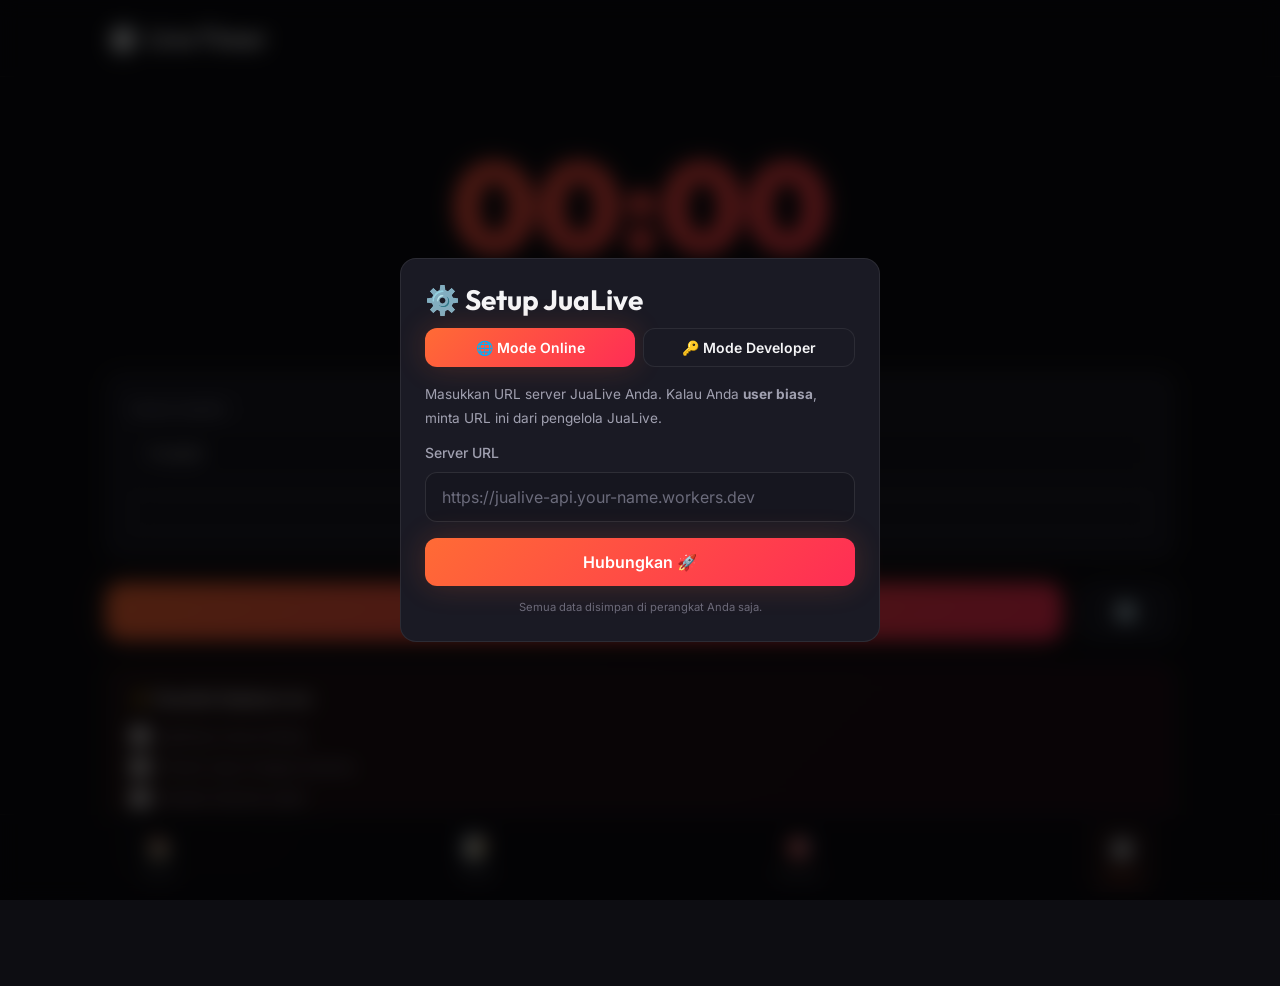
<file: timer.html>
<!DOCTYPE html>
<html lang="id">
<head>
  <meta charset="UTF-8">
  <meta name="viewport" content="width=device-width, initial-scale=1.0, viewport-fit=cover">
  <meta name="theme-color" content="#FF6B35">
  <title>Live Timer — JuaLive</title>
  <link rel="manifest" href="manifest.json">
  <link rel="icon" href="data:image/svg+xml,<svg xmlns='http://www.w3.org/2000/svg' viewBox='0 0 100 100'><text y='.9em' font-size='90'>⏱️</text></svg>">
  <link rel="stylesheet" href="css/style.css">
  <link rel="stylesheet" href="css/app.css">
</head>
<body>
  <nav class="navbar">
    <div class="container">
      <a href="app.html" class="navbar-logo">
        <span class="logo-icon">⏱️</span> Live Timer
      </a>
    </div>
  </nav>

  <main class="app-page">
    <div class="container">
      <!-- Timer Display -->
      <div style="text-align: center; margin-bottom: var(--space-xl); margin-top: var(--space-lg);">
        <div id="timer-display" class="timer-display">05:00</div>
        <p class="text-sm" style="margin-top: var(--space-sm); color: var(--text-tertiary);">Tips akan muncul otomatis setiap 30 detik</p>
      </div>

      <!-- Timer Settings -->
      <div class="card" style="margin-bottom: var(--space-lg);">
        <div style="display: grid; grid-template-columns: 1fr 1fr; gap: var(--space-md); margin-bottom: var(--space-md);">
          <div class="form-group">
            <label class="form-label">Durasi (menit)</label>
            <select id="timer-minutes" class="form-select">
              <option value="3">3 menit</option>
              <option value="5" selected>5 menit</option>
              <option value="10">10 menit</option>
              <option value="15">15 menit</option>
              <option value="20">20 menit</option>
              <option value="30">30 menit</option>
            </select>
          </div>
          <div class="form-group">
            <label class="form-label">Produk (untuk tips AI)</label>
            <input type="text" id="timer-product" class="form-input" placeholder="Nama produk">
          </div>
        </div>
        <button id="gen-tips-btn" class="btn btn-secondary btn-full btn-sm">
          🤖 Generate Tips AI
        </button>
      </div>

      <!-- Controls -->
      <div class="flex gap-md" style="margin-bottom: var(--space-lg);">
        <button id="timer-start" class="btn btn-primary btn-lg btn-full">
          ▶️ Mulai Live
        </button>
        <button id="timer-stop" class="btn btn-lg btn-full hidden" style="background: var(--secondary); color: white; border: none;">
          ⏸️ Pause
        </button>
        <button id="timer-reset" class="btn btn-secondary btn-lg" style="flex-shrink: 0;">
          🔄
        </button>
      </div>

      <!-- Quick Tips -->
      <div class="card" style="background: var(--gradient-card); border-color: rgba(255,107,53,0.15);">
        <h4 style="margin-bottom: var(--space-md); font-size: 0.95rem;">⚡ Checklist Sebelum Live</h4>
        <div class="flex-col gap-sm" style="font-size: 0.9rem; color: var(--text-secondary);">
          <label style="display: flex; gap: 8px; cursor: pointer; align-items: center;">
            <input type="checkbox" style="accent-color: var(--primary); width: 18px; height: 18px;">
            Lighting cukup terang
          </label>
          <label style="display: flex; gap: 8px; cursor: pointer; align-items: center;">
            <input type="checkbox" style="accent-color: var(--primary); width: 18px; height: 18px;">
            Produk siap di depan kamera
          </label>
          <label style="display: flex; gap: 8px; cursor: pointer; align-items: center;">
            <input type="checkbox" style="accent-color: var(--primary); width: 18px; height: 18px;">
            Koneksi internet stabil
          </label>
          <label style="display: flex; gap: 8px; cursor: pointer; align-items: center;">
            <input type="checkbox" style="accent-color: var(--primary); width: 18px; height: 18px;">
            Script sudah disiapkan
          </label>
          <label style="display: flex; gap: 8px; cursor: pointer; align-items: center;">
            <input type="checkbox" style="accent-color: var(--primary); width: 18px; height: 18px;">
            Minum air putih 💧
          </label>
        </div>
      </div>
    </div>
  </main>

  <!-- Floating Tip Popup -->
  <div id="timer-tip" class="timer-tip-popup hidden">
    Tips will appear here
  </div>

  <!-- Bottom Nav -->
  <nav class="bottom-nav">
    <div class="bottom-nav-items">
      <a href="app.html" class="bottom-nav-item">
        <span class="nav-icon">🏠</span>Home
      </a>
      <a href="script.html" class="bottom-nav-item">
        <span class="nav-icon">📝</span>Script
      </a>
      <a href="practice.html" class="bottom-nav-item">
        <span class="nav-icon">🎯</span>Practice
      </a>
      <a href="timer.html" class="bottom-nav-item active">
        <span class="nav-icon">⏱️</span>Timer
      </a>
    </div>
  </nav>

  <script src="js/storage.js"></script>
  <script src="js/gemini.js"></script>
  <script src="js/app.js"></script>
  <script src="js/timer.js"></script>
</body>
</html>
</file>
<file: css/style.css>
/* ============================================
   JuaLive Design System
   AI Live Selling Coach — Dark Mode Premium
   ============================================ */

/* Google Fonts */
@import url('https://fonts.googleapis.com/css2?family=Inter:wght@300;400;500;600;700;800;900&family=Outfit:wght@400;500;600;700;800&display=swap');

/* ── CSS Variables ── */
:root {
  /* Brand Colors */
  --primary: #FF6B35;
  --primary-light: #FF8C5A;
  --primary-dark: #E55A2B;
  --secondary: #FF2D55;
  --accent: #FFB800;

  /* Gradients */
  --gradient-brand: linear-gradient(135deg, #FF6B35 0%, #FF2D55 100%);
  --gradient-brand-hover: linear-gradient(135deg, #FF8C5A 0%, #FF4D6F 100%);
  --gradient-dark: linear-gradient(180deg, #0D0D12 0%, #1A1A2E 100%);
  --gradient-card: linear-gradient(135deg, rgba(255,107,53,0.08) 0%, rgba(255,45,85,0.08) 100%);
  --gradient-glow: radial-gradient(circle at 50% 0%, rgba(255,107,53,0.15) 0%, transparent 60%);

  /* Dark Theme */
  --bg-primary: #0D0D12;
  --bg-secondary: #13131A;
  --bg-card: #1A1A24;
  --bg-card-hover: #22222E;
  --bg-input: #16161F;
  --bg-glass: rgba(26, 26, 36, 0.7);

  /* Text */
  --text-primary: #F5F5F7;
  --text-secondary: #A0A0B0;
  --text-tertiary: #6B6B7B;
  --text-on-brand: #FFFFFF;

  /* Borders */
  --border-subtle: rgba(255, 255, 255, 0.06);
  --border-card: rgba(255, 255, 255, 0.08);
  --border-input: rgba(255, 255, 255, 0.1);
  --border-focus: rgba(255, 107, 53, 0.5);

  /* Shadows */
  --shadow-sm: 0 2px 8px rgba(0, 0, 0, 0.3);
  --shadow-md: 0 4px 16px rgba(0, 0, 0, 0.4);
  --shadow-lg: 0 8px 32px rgba(0, 0, 0, 0.5);
  --shadow-glow: 0 0 30px rgba(255, 107, 53, 0.2);
  --shadow-glow-strong: 0 0 60px rgba(255, 107, 53, 0.3);

  /* Spacing */
  --space-xs: 4px;
  --space-sm: 8px;
  --space-md: 16px;
  --space-lg: 24px;
  --space-xl: 32px;
  --space-2xl: 48px;
  --space-3xl: 64px;

  /* Radius */
  --radius-sm: 8px;
  --radius-md: 12px;
  --radius-lg: 16px;
  --radius-xl: 24px;
  --radius-full: 9999px;

  /* Font */
  --font-display: 'Outfit', sans-serif;
  --font-body: 'Inter', sans-serif;

  /* Transitions */
  --transition-fast: 150ms ease;
  --transition-base: 250ms ease;
  --transition-slow: 400ms ease;
  --transition-spring: 500ms cubic-bezier(0.34, 1.56, 0.64, 1);
}

/* ── Reset & Base ── */
*, *::before, *::after {
  margin: 0;
  padding: 0;
  box-sizing: border-box;
}

html {
  font-size: 16px;
  scroll-behavior: smooth;
  -webkit-font-smoothing: antialiased;
  -moz-osx-font-smoothing: grayscale;
}

body {
  font-family: var(--font-body);
  background: var(--bg-primary);
  color: var(--text-primary);
  line-height: 1.6;
  min-height: 100vh;
  overflow-x: hidden;
}

a {
  color: var(--primary);
  text-decoration: none;
  transition: color var(--transition-fast);
}

a:hover {
  color: var(--primary-light);
}

img {
  max-width: 100%;
  height: auto;
  display: block;
}

/* ── Typography ── */
h1, h2, h3, h4, h5, h6 {
  font-family: var(--font-display);
  font-weight: 700;
  line-height: 1.2;
  color: var(--text-primary);
}

h1 { font-size: clamp(2rem, 5vw, 3.5rem); }
h2 { font-size: clamp(1.5rem, 4vw, 2.5rem); }
h3 { font-size: clamp(1.25rem, 3vw, 1.75rem); }
h4 { font-size: 1.25rem; }

p {
  color: var(--text-secondary);
  line-height: 1.7;
}

.text-gradient {
  background: var(--gradient-brand);
  -webkit-background-clip: text;
  -webkit-text-fill-color: transparent;
  background-clip: text;
}

.text-sm { font-size: 0.875rem; }
.text-xs { font-size: 0.75rem; }
.text-lg { font-size: 1.125rem; }

/* ── Layout ── */
.container {
  width: 100%;
  max-width: 1100px;
  margin: 0 auto;
  padding: 0 var(--space-md);
}

.section {
  padding: var(--space-3xl) 0;
}

.flex {
  display: flex;
  align-items: center;
}

.flex-col {
  display: flex;
  flex-direction: column;
}

.flex-center {
  display: flex;
  align-items: center;
  justify-content: center;
}

.gap-sm { gap: var(--space-sm); }
.gap-md { gap: var(--space-md); }
.gap-lg { gap: var(--space-lg); }
.gap-xl { gap: var(--space-xl); }

/* ── Buttons ── */
.btn {
  display: inline-flex;
  align-items: center;
  justify-content: center;
  gap: var(--space-sm);
  padding: 14px 28px;
  border: none;
  border-radius: var(--radius-md);
  font-family: var(--font-body);
  font-size: 1rem;
  font-weight: 600;
  cursor: pointer;
  transition: all var(--transition-base);
  position: relative;
  overflow: hidden;
  white-space: nowrap;
}

.btn-primary {
  background: var(--gradient-brand);
  color: var(--text-on-brand);
  box-shadow: var(--shadow-glow);
}

.btn-primary:hover {
  background: var(--gradient-brand-hover);
  box-shadow: var(--shadow-glow-strong);
  transform: translateY(-2px);
}

.btn-primary:active {
  transform: translateY(0);
}

.btn-secondary {
  background: var(--bg-card);
  color: var(--text-primary);
  border: 1px solid var(--border-card);
}

.btn-secondary:hover {
  background: var(--bg-card-hover);
  border-color: var(--primary);
}

.btn-ghost {
  background: transparent;
  color: var(--text-secondary);
  padding: 10px 20px;
}

.btn-ghost:hover {
  color: var(--text-primary);
  background: rgba(255, 255, 255, 0.05);
}

.btn-lg {
  padding: 18px 36px;
  font-size: 1.1rem;
  border-radius: var(--radius-lg);
}

.btn-sm {
  padding: 10px 20px;
  font-size: 0.875rem;
}

.btn-full {
  width: 100%;
}

/* ── Cards ── */
.card {
  background: var(--bg-card);
  border: 1px solid var(--border-card);
  border-radius: var(--radius-lg);
  padding: var(--space-lg);
  transition: all var(--transition-base);
}

.card:hover {
  border-color: rgba(255, 107, 53, 0.2);
  transform: translateY(-4px);
  box-shadow: var(--shadow-lg);
}

.card-glass {
  background: var(--bg-glass);
  backdrop-filter: blur(20px);
  -webkit-backdrop-filter: blur(20px);
  border: 1px solid var(--border-card);
  border-radius: var(--radius-lg);
  padding: var(--space-lg);
}

/* ── Forms ── */
.form-group {
  display: flex;
  flex-direction: column;
  gap: var(--space-sm);
}

.form-label {
  font-size: 0.875rem;
  font-weight: 500;
  color: var(--text-secondary);
}

.form-input,
.form-textarea,
.form-select {
  width: 100%;
  padding: 14px 16px;
  background: var(--bg-input);
  border: 1px solid var(--border-input);
  border-radius: var(--radius-md);
  font-family: var(--font-body);
  font-size: 1rem;
  color: var(--text-primary);
  transition: all var(--transition-fast);
  outline: none;
}

.form-input:focus,
.form-textarea:focus,
.form-select:focus {
  border-color: var(--primary);
  box-shadow: 0 0 0 3px rgba(255, 107, 53, 0.15);
}

.form-input::placeholder,
.form-textarea::placeholder {
  color: var(--text-tertiary);
}

.form-textarea {
  min-height: 120px;
  resize: vertical;
}

.form-select {
  appearance: none;
  background-image: url("data:image/svg+xml,%3Csvg xmlns='http://www.w3.org/2000/svg' width='12' height='12' fill='%23A0A0B0' viewBox='0 0 16 16'%3E%3Cpath d='M8 11L3 6h10l-5 5z'/%3E%3C/svg%3E");
  background-repeat: no-repeat;
  background-position: right 16px center;
  padding-right: 40px;
}

/* ── Tags / Badges ── */
.badge {
  display: inline-flex;
  align-items: center;
  padding: 6px 14px;
  border-radius: var(--radius-full);
  font-size: 0.75rem;
  font-weight: 600;
  letter-spacing: 0.02em;
}

.badge-brand {
  background: rgba(255, 107, 53, 0.12);
  color: var(--primary-light);
  border: 1px solid rgba(255, 107, 53, 0.2);
}

.badge-success {
  background: rgba(52, 199, 89, 0.12);
  color: #34C759;
}

.badge-warning {
  background: rgba(255, 184, 0, 0.12);
  color: var(--accent);
}

/* ── Animations ── */
@keyframes fadeInUp {
  from {
    opacity: 0;
    transform: translateY(30px);
  }
  to {
    opacity: 1;
    transform: translateY(0);
  }
}

@keyframes fadeIn {
  from { opacity: 0; }
  to { opacity: 1; }
}

@keyframes slideInLeft {
  from {
    opacity: 0;
    transform: translateX(-30px);
  }
  to {
    opacity: 1;
    transform: translateX(0);
  }
}

@keyframes pulse {
  0%, 100% { opacity: 1; }
  50% { opacity: 0.6; }
}

@keyframes float {
  0%, 100% { transform: translateY(0); }
  50% { transform: translateY(-10px); }
}

@keyframes glow {
  0%, 100% { box-shadow: 0 0 20px rgba(255, 107, 53, 0.2); }
  50% { box-shadow: 0 0 40px rgba(255, 107, 53, 0.4); }
}

@keyframes shimmer {
  0% { background-position: -200% 0; }
  100% { background-position: 200% 0; }
}

@keyframes countPulse {
  0% { transform: scale(1); }
  50% { transform: scale(1.05); }
  100% { transform: scale(1); }
}

.animate-fade-in-up {
  animation: fadeInUp 0.6s ease forwards;
}

.animate-fade-in {
  animation: fadeIn 0.5s ease forwards;
}

.animate-float {
  animation: float 3s ease-in-out infinite;
}

.animate-glow {
  animation: glow 2s ease-in-out infinite;
}

.animate-pulse {
  animation: pulse 2s ease-in-out infinite;
}

/* Staggered delays */
.delay-1 { animation-delay: 0.1s; }
.delay-2 { animation-delay: 0.2s; }
.delay-3 { animation-delay: 0.3s; }
.delay-4 { animation-delay: 0.4s; }
.delay-5 { animation-delay: 0.5s; }

/* ── Utility ── */
.hidden { display: none !important; }
.text-center { text-align: center; }
.text-left { text-align: left; }

.mt-sm { margin-top: var(--space-sm); }
.mt-md { margin-top: var(--space-md); }
.mt-lg { margin-top: var(--space-lg); }
.mt-xl { margin-top: var(--space-xl); }
.mb-md { margin-bottom: var(--space-md); }
.mb-lg { margin-bottom: var(--space-lg); }

/* ── Responsive ── */
@media (max-width: 768px) {
  .container {
    padding: 0 var(--space-md);
  }

  .section {
    padding: var(--space-2xl) 0;
  }

  .btn-lg {
    padding: 16px 28px;
    font-size: 1rem;
  }
}

@media (max-width: 480px) {
  html {
    font-size: 15px;
  }
}

/* ── Scrollbar ── */
::-webkit-scrollbar {
  width: 6px;
}

::-webkit-scrollbar-track {
  background: var(--bg-secondary);
}

::-webkit-scrollbar-thumb {
  background: var(--border-card);
  border-radius: var(--radius-full);
}

::-webkit-scrollbar-thumb:hover {
  background: var(--text-tertiary);
}
</file>
<file: css/app.css>
/* ============================================
   JuaLive App Styles
   ============================================ */

/* ── Navbar ── */
.navbar {
  position: fixed;
  top: 0;
  left: 0;
  right: 0;
  z-index: 100;
  padding: var(--space-md) 0;
  background: rgba(13, 13, 18, 0.85);
  backdrop-filter: blur(20px);
  -webkit-backdrop-filter: blur(20px);
  border-bottom: 1px solid var(--border-subtle);
}

.navbar .container {
  display: flex;
  align-items: center;
  justify-content: space-between;
}

.navbar-logo {
  font-family: var(--font-display);
  font-size: 1.5rem;
  font-weight: 800;
  color: var(--text-primary);
  display: flex;
  align-items: center;
  gap: var(--space-sm);
}

.navbar-logo .logo-icon {
  font-size: 1.7rem;
}

.navbar-links {
  display: flex;
  gap: var(--space-lg);
  align-items: center;
}

.navbar-links a {
  color: var(--text-secondary);
  font-size: 0.9rem;
  font-weight: 500;
  transition: color var(--transition-fast);
}

.navbar-links a:hover {
  color: var(--text-primary);
}

@media (max-width: 768px) {
  .navbar-links .nav-text {
    display: none;
  }
}

/* ── Hero ── */
.hero {
  min-height: 100vh;
  display: flex;
  align-items: center;
  position: relative;
  padding-top: 80px;
  overflow: hidden;
}

.hero::before {
  content: '';
  position: absolute;
  top: 0;
  left: 50%;
  transform: translateX(-50%);
  width: 800px;
  height: 800px;
  background: var(--gradient-glow);
  pointer-events: none;
}

.hero-content {
  position: relative;
  z-index: 1;
  text-align: center;
  max-width: 720px;
  margin: 0 auto;
}

.hero-badge {
  display: inline-flex;
  align-items: center;
  gap: var(--space-sm);
  margin-bottom: var(--space-lg);
  opacity: 0;
  animation: fadeInUp 0.6s ease 0.1s forwards;
}

.hero h1 {
  margin-bottom: var(--space-lg);
  opacity: 0;
  animation: fadeInUp 0.6s ease 0.2s forwards;
}

.hero-subtitle {
  font-size: clamp(1rem, 2.5vw, 1.2rem);
  color: var(--text-secondary);
  margin-bottom: var(--space-xl);
  max-width: 560px;
  margin-left: auto;
  margin-right: auto;
  opacity: 0;
  animation: fadeInUp 0.6s ease 0.3s forwards;
}

.hero-buttons {
  display: flex;
  gap: var(--space-md);
  justify-content: center;
  flex-wrap: wrap;
  opacity: 0;
  animation: fadeInUp 0.6s ease 0.4s forwards;
}

.hero-stats {
  display: flex;
  justify-content: center;
  gap: var(--space-2xl);
  margin-top: var(--space-3xl);
  opacity: 0;
  animation: fadeInUp 0.6s ease 0.6s forwards;
}

.hero-stat {
  text-align: center;
}

.hero-stat-number {
  font-family: var(--font-display);
  font-size: 2rem;
  font-weight: 800;
  background: var(--gradient-brand);
  -webkit-background-clip: text;
  -webkit-text-fill-color: transparent;
  background-clip: text;
}

.hero-stat-label {
  font-size: 0.8rem;
  color: var(--text-tertiary);
  margin-top: var(--space-xs);
}

/* ── Features ── */
.features-grid {
  display: grid;
  grid-template-columns: repeat(auto-fit, minmax(300px, 1fr));
  gap: var(--space-lg);
}

.feature-card {
  padding: var(--space-xl);
  position: relative;
  overflow: hidden;
}

.feature-card::before {
  content: '';
  position: absolute;
  top: 0;
  left: 0;
  right: 0;
  height: 3px;
  background: var(--gradient-brand);
  opacity: 0;
  transition: opacity var(--transition-base);
}

.feature-card:hover::before {
  opacity: 1;
}

.feature-icon {
  width: 56px;
  height: 56px;
  border-radius: var(--radius-md);
  background: var(--gradient-card);
  display: flex;
  align-items: center;
  justify-content: center;
  font-size: 1.5rem;
  margin-bottom: var(--space-md);
  border: 1px solid var(--border-card);
}

.feature-card h3 {
  margin-bottom: var(--space-sm);
}

.feature-card p {
  font-size: 0.9rem;
}

/* ── Pricing ── */
.pricing-grid {
  display: grid;
  grid-template-columns: repeat(auto-fit, minmax(280px, 1fr));
  gap: var(--space-lg);
  align-items: start;
}

.pricing-card {
  padding: var(--space-xl);
  text-align: center;
  position: relative;
}

.pricing-card.popular {
  border-color: var(--primary);
  box-shadow: var(--shadow-glow);
}

.pricing-card.popular::before {
  content: 'TERLARIS';
  position: absolute;
  top: -1px;
  left: 50%;
  transform: translateX(-50%);
  background: var(--gradient-brand);
  color: white;
  font-size: 0.7rem;
  font-weight: 700;
  padding: 4px 16px;
  border-radius: 0 0 var(--radius-sm) var(--radius-sm);
  letter-spacing: 0.05em;
}

.pricing-name {
  font-family: var(--font-display);
  font-size: 1.25rem;
  font-weight: 600;
  margin-bottom: var(--space-sm);
}

.pricing-price {
  font-family: var(--font-display);
  font-size: 2.5rem;
  font-weight: 800;
  margin-bottom: var(--space-xs);
}

.pricing-price .currency {
  font-size: 1.2rem;
  font-weight: 600;
  color: var(--text-secondary);
}

.pricing-period {
  color: var(--text-tertiary);
  font-size: 0.875rem;
  margin-bottom: var(--space-lg);
}

.pricing-features {
  list-style: none;
  text-align: left;
  margin-bottom: var(--space-xl);
  display: flex;
  flex-direction: column;
  gap: var(--space-sm);
}

.pricing-features li {
  font-size: 0.9rem;
  color: var(--text-secondary);
  display: flex;
  align-items: center;
  gap: var(--space-sm);
}

.pricing-features li::before {
  content: '✓';
  color: var(--primary);
  font-weight: 700;
}

/* ── Section Headers ── */
.section-header {
  text-align: center;
  max-width: 600px;
  margin: 0 auto var(--space-2xl) auto;
}

.section-header p {
  margin-top: var(--space-sm);
}

/* ── Footer ── */
.footer {
  padding: var(--space-2xl) 0;
  border-top: 1px solid var(--border-subtle);
  text-align: center;
}

.footer p {
  font-size: 0.85rem;
  color: var(--text-tertiary);
}

/* ── Bottom Nav (App Pages) ── */
.bottom-nav {
  position: fixed;
  bottom: 0;
  left: 0;
  right: 0;
  z-index: 100;
  background: rgba(13, 13, 18, 0.95);
  backdrop-filter: blur(20px);
  -webkit-backdrop-filter: blur(20px);
  border-top: 1px solid var(--border-subtle);
  padding: var(--space-sm) 0 calc(var(--space-sm) + env(safe-area-inset-bottom, 0px));
}

.bottom-nav-items {
  display: flex;
  justify-content: space-around;
  list-style: none;
}

.bottom-nav-item {
  display: flex;
  flex-direction: column;
  align-items: center;
  gap: 2px;
  padding: var(--space-sm) var(--space-md);
  color: var(--text-tertiary);
  font-size: 0.7rem;
  font-weight: 500;
  text-decoration: none;
  transition: color var(--transition-fast);
  border-radius: var(--radius-sm);
}

.bottom-nav-item .nav-icon {
  font-size: 1.3rem;
}

.bottom-nav-item:hover,
.bottom-nav-item.active {
  color: var(--primary);
}

.bottom-nav-item.active {
  background: rgba(255, 107, 53, 0.08);
}

/* ── App Page Layout ── */
.app-page {
  padding-top: 80px;
  padding-bottom: 90px;
  min-height: 100vh;
}

.app-header {
  margin-bottom: var(--space-xl);
}

.app-header h1 {
  font-size: 1.75rem;
}

/* ── Output Box ── */
.output-box {
  background: var(--bg-input);
  border: 1px solid var(--border-input);
  border-radius: var(--radius-lg);
  padding: var(--space-lg);
  min-height: 200px;
  white-space: pre-wrap;
  font-size: 0.95rem;
  line-height: 1.8;
  position: relative;
}

.output-box.empty {
  display: flex;
  align-items: center;
  justify-content: center;
  color: var(--text-tertiary);
  font-style: italic;
}

.output-actions {
  display: flex;
  gap: var(--space-sm);
  margin-top: var(--space-md);
}

/* ── Loading ── */
.loading-spinner {
  width: 24px;
  height: 24px;
  border: 3px solid var(--border-card);
  border-top-color: var(--primary);
  border-radius: 50%;
  animation: spin 0.7s linear infinite;
}

@keyframes spin {
  to { transform: rotate(360deg); }
}

.loading-dots {
  display: flex;
  gap: 6px;
  align-items: center;
  justify-content: center;
}

.loading-dots span {
  width: 8px;
  height: 8px;
  background: var(--primary);
  border-radius: 50%;
  animation: pulse 1.4s ease-in-out infinite;
}

.loading-dots span:nth-child(2) { animation-delay: 0.2s; }
.loading-dots span:nth-child(3) { animation-delay: 0.4s; }

/* ── Timer Specific ── */
.timer-display {
  font-family: var(--font-display);
  font-size: clamp(4rem, 15vw, 8rem);
  font-weight: 900;
  text-align: center;
  background: var(--gradient-brand);
  -webkit-background-clip: text;
  -webkit-text-fill-color: transparent;
  background-clip: text;
  letter-spacing: -2px;
}

.timer-tip-popup {
  position: fixed;
  bottom: 120px;
  left: 50%;
  transform: translateX(-50%);
  background: var(--gradient-brand);
  color: white;
  padding: var(--space-md) var(--space-xl);
  border-radius: var(--radius-lg);
  font-weight: 600;
  font-size: 1.2rem;
  animation: fadeInUp 0.4s ease, fadeIn 0.3s ease;
  box-shadow: var(--shadow-glow-strong);
  z-index: 200;
  text-align: center;
  max-width: 90%;
}

/* ── Teleprompter ── */
.teleprompter {
  background: var(--bg-input);
  border: 1px solid var(--border-input);
  border-radius: var(--radius-lg);
  padding: var(--space-xl);
  height: 300px;
  overflow-y: auto;
  font-size: 1.3rem;
  line-height: 2;
  scroll-behavior: smooth;
}

.teleprompter .current-line {
  color: var(--primary);
  font-weight: 600;
  font-size: 1.5rem;
}

.teleprompter .past-line {
  color: var(--text-tertiary);
}

.teleprompter .future-line {
  color: var(--text-secondary);
}
</file>
